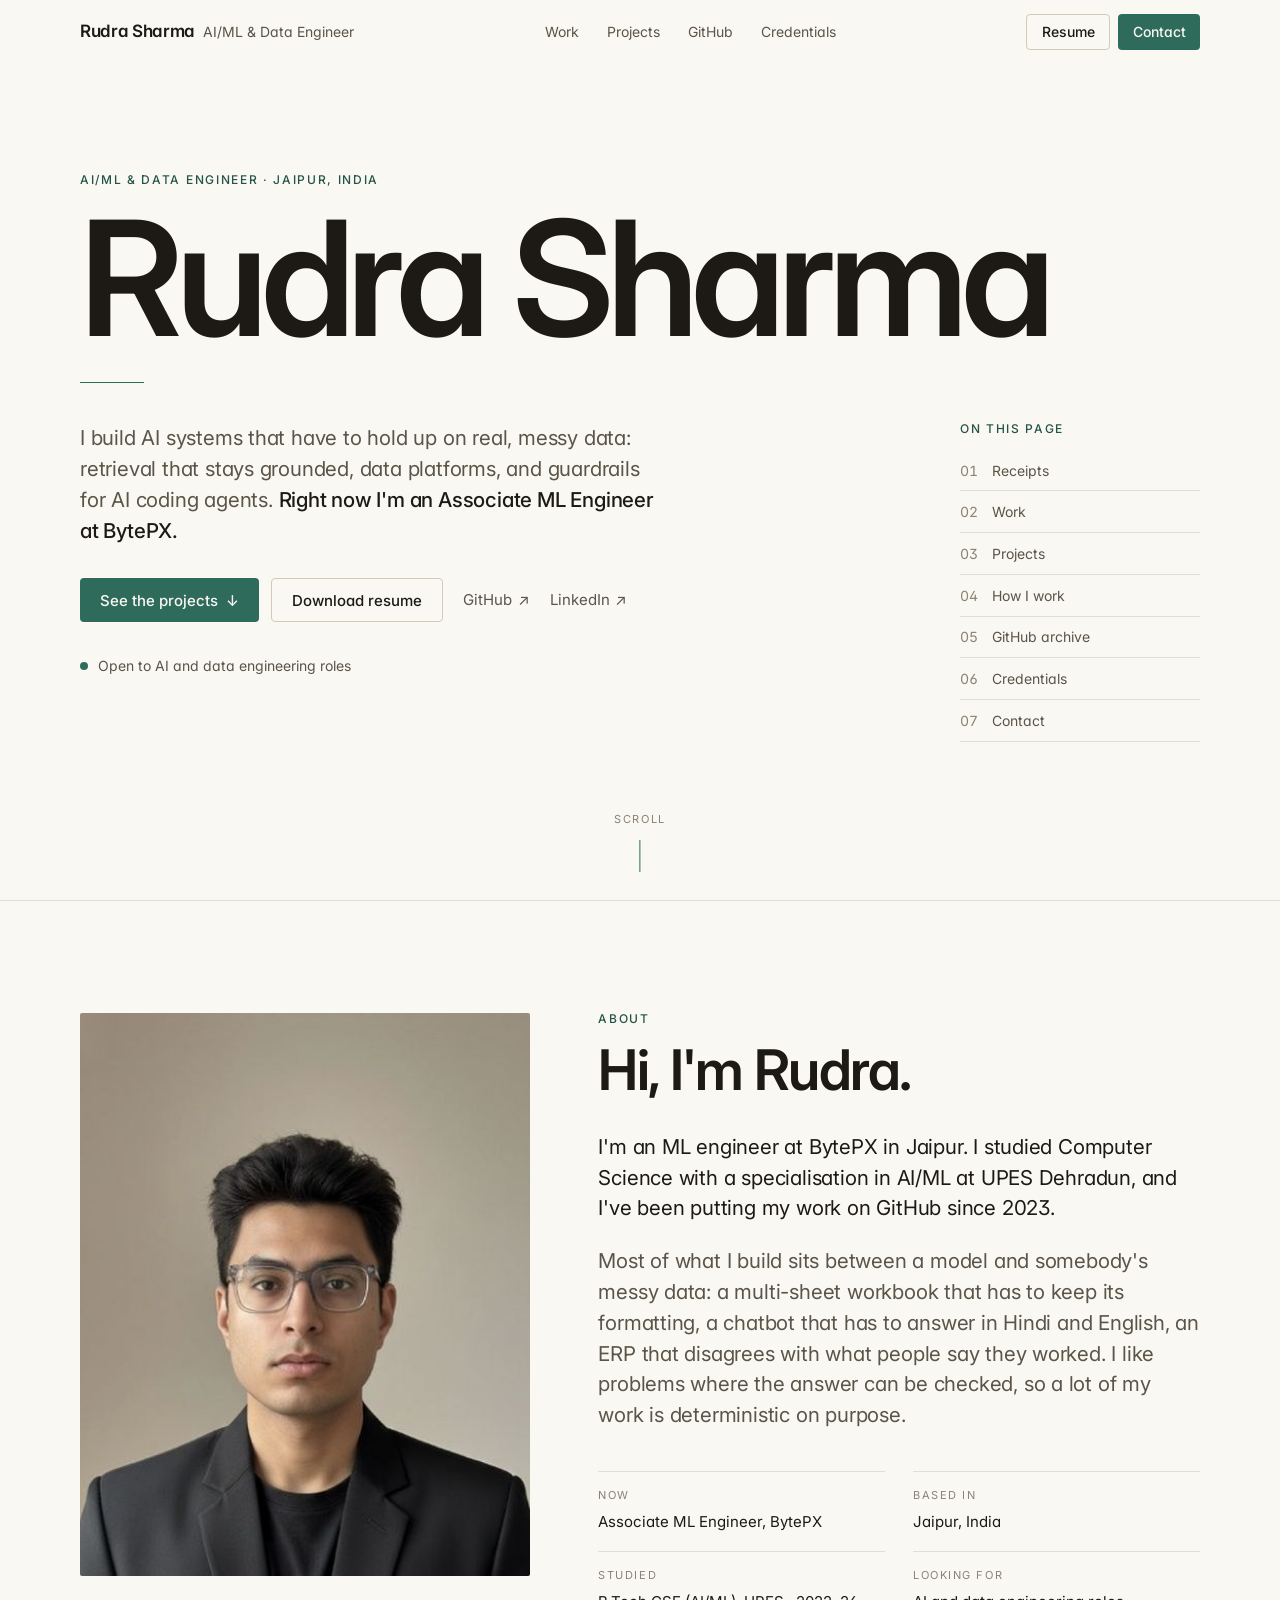
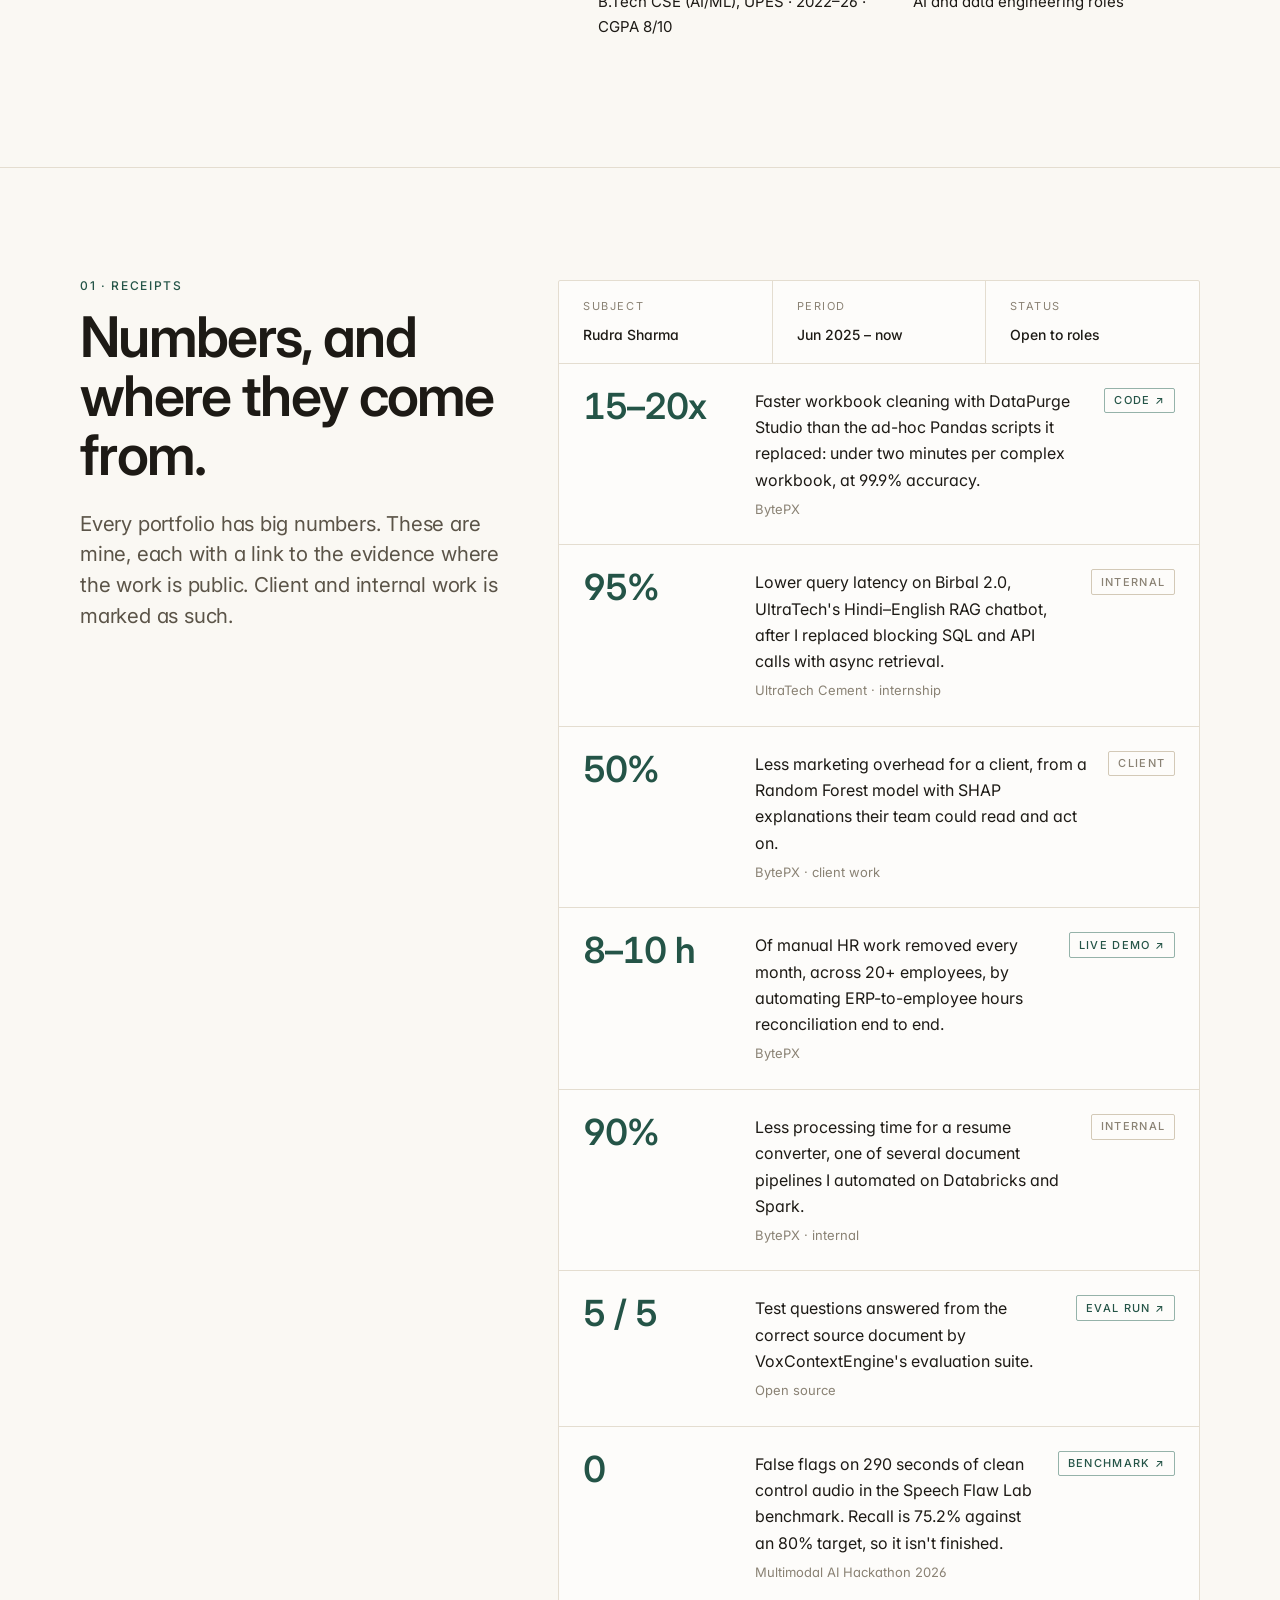
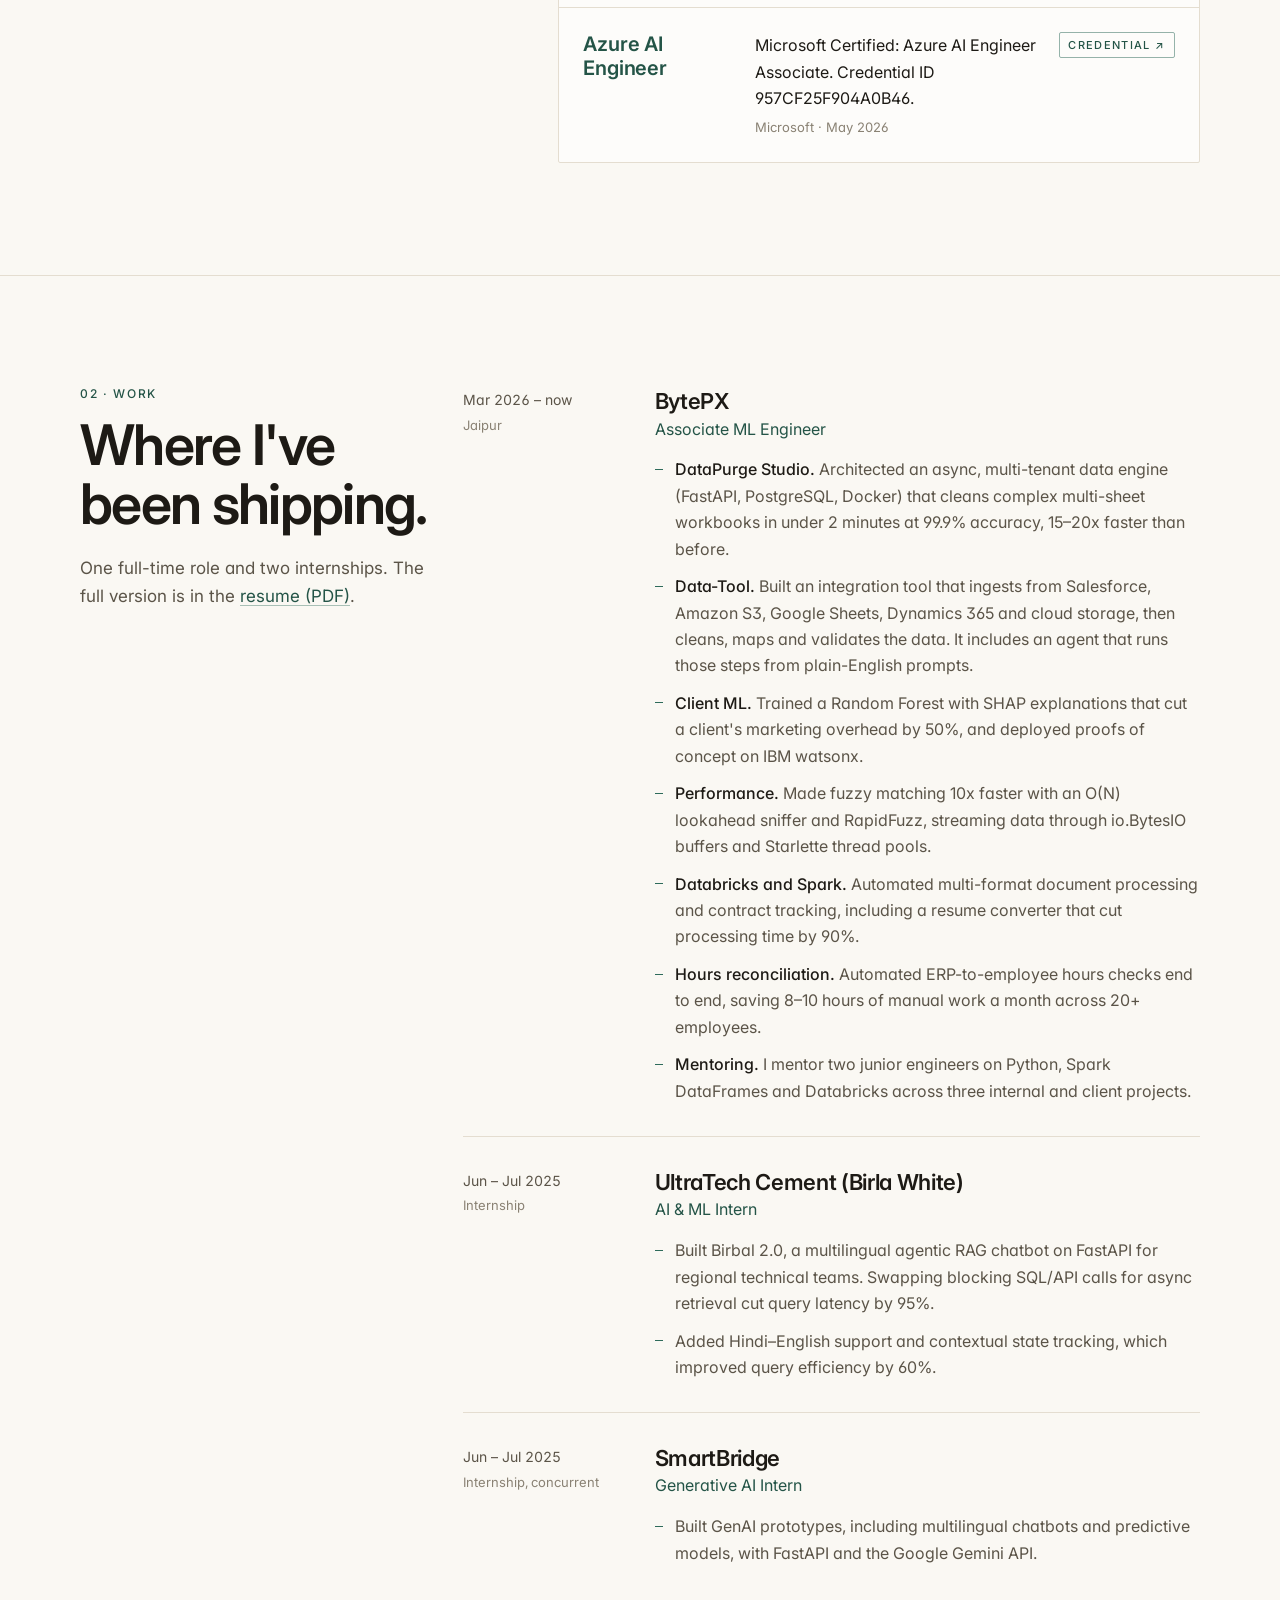
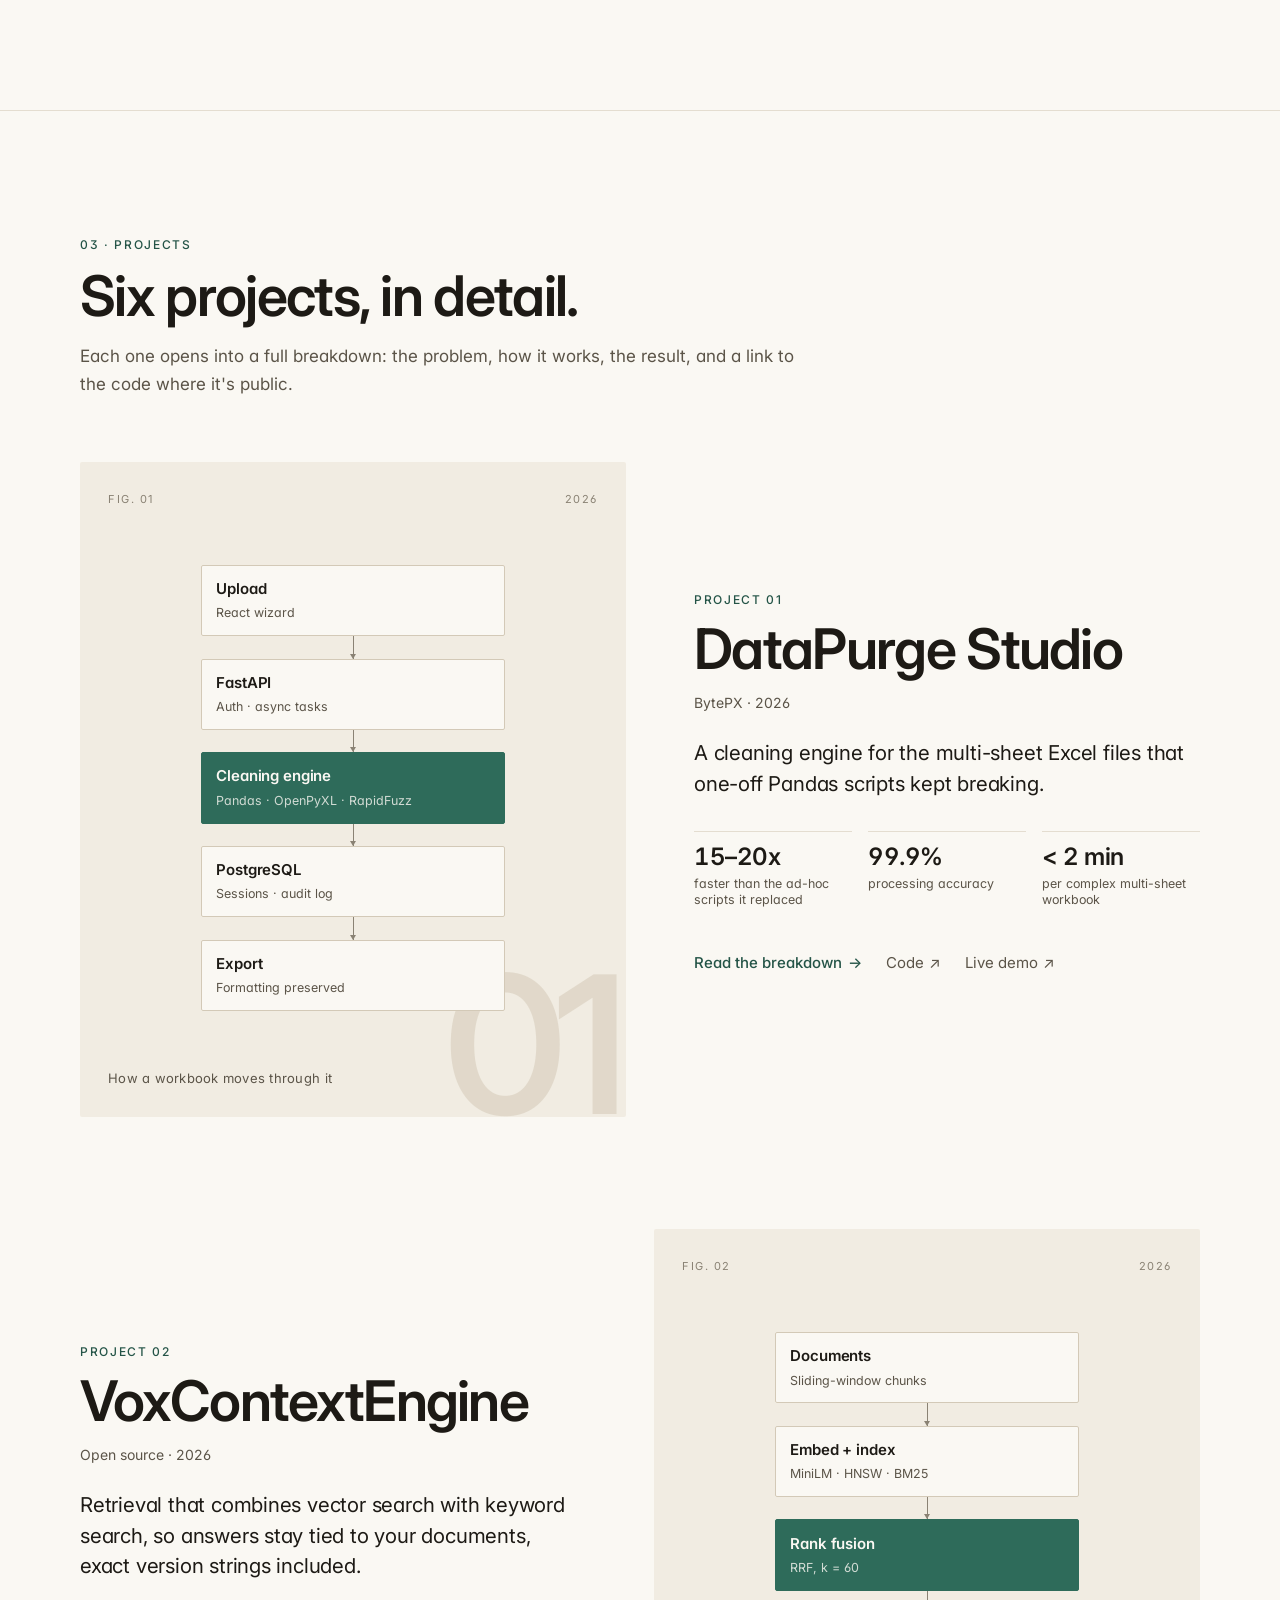
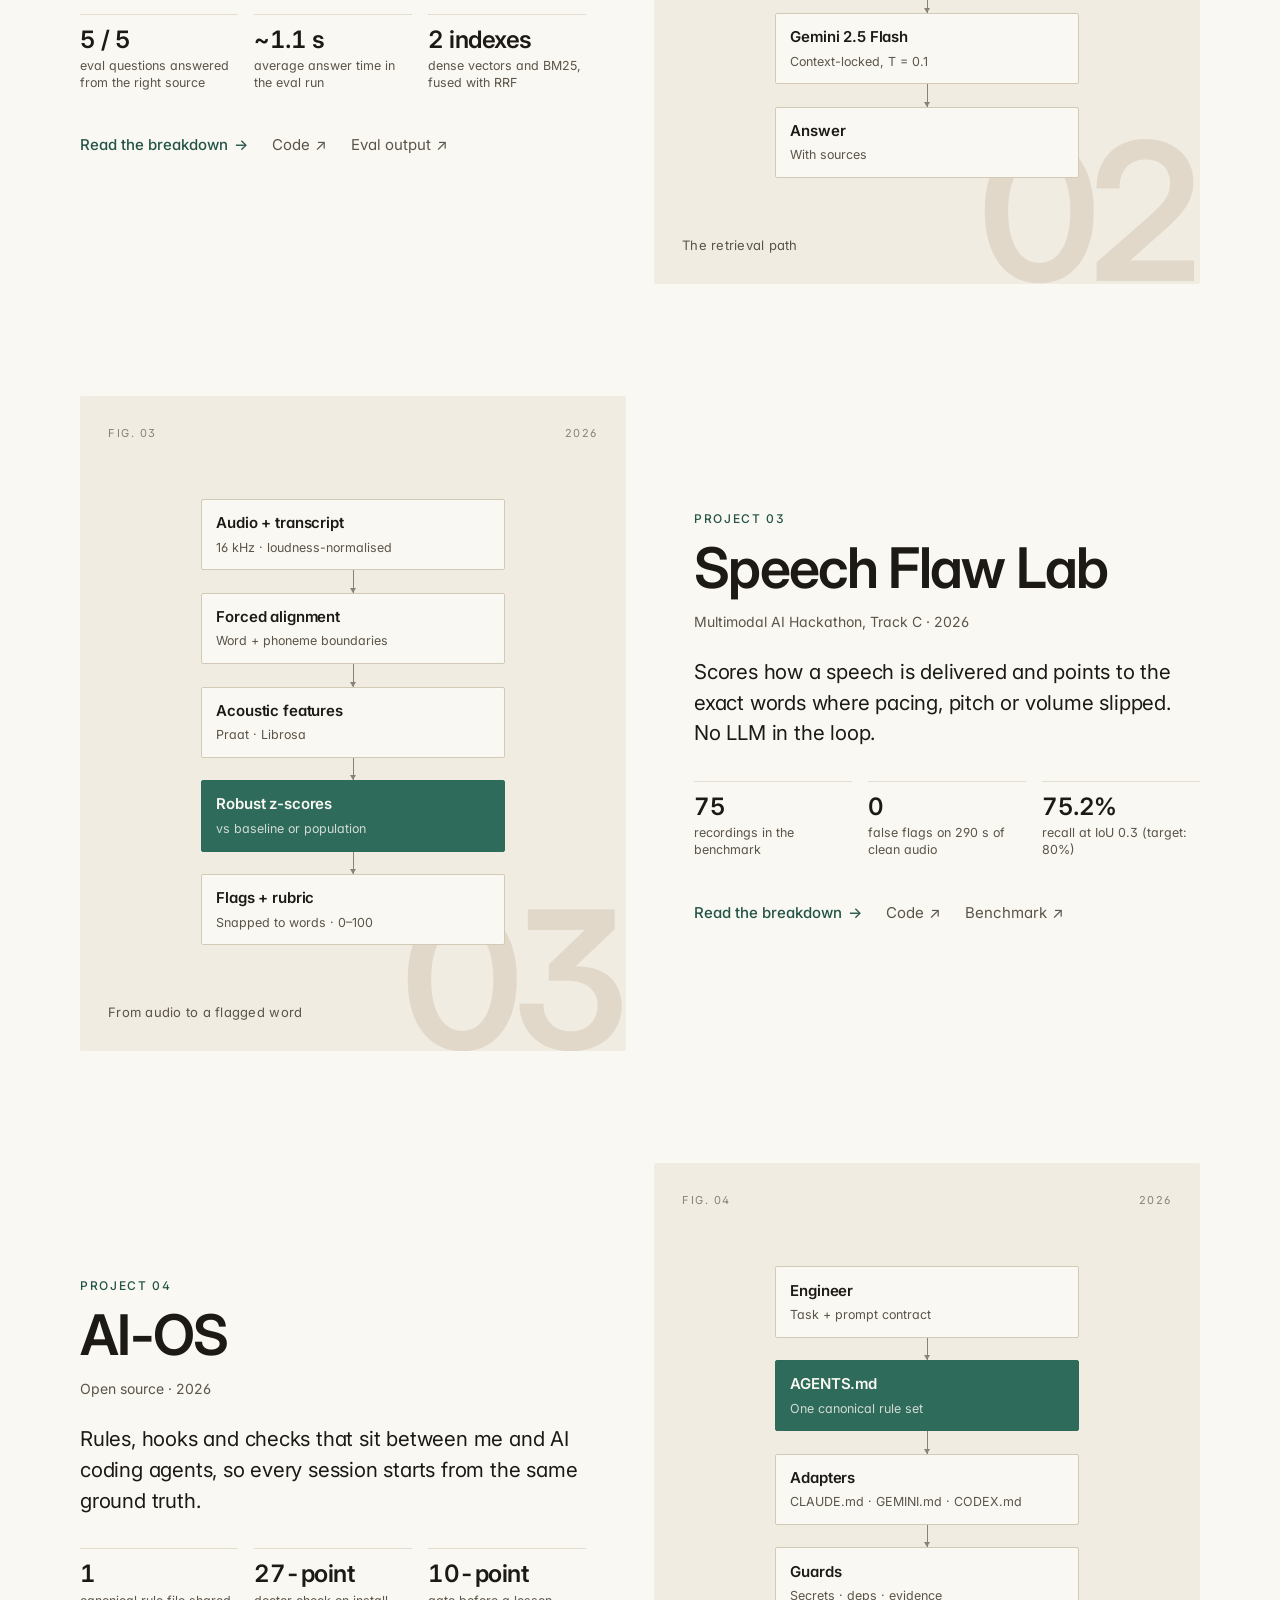
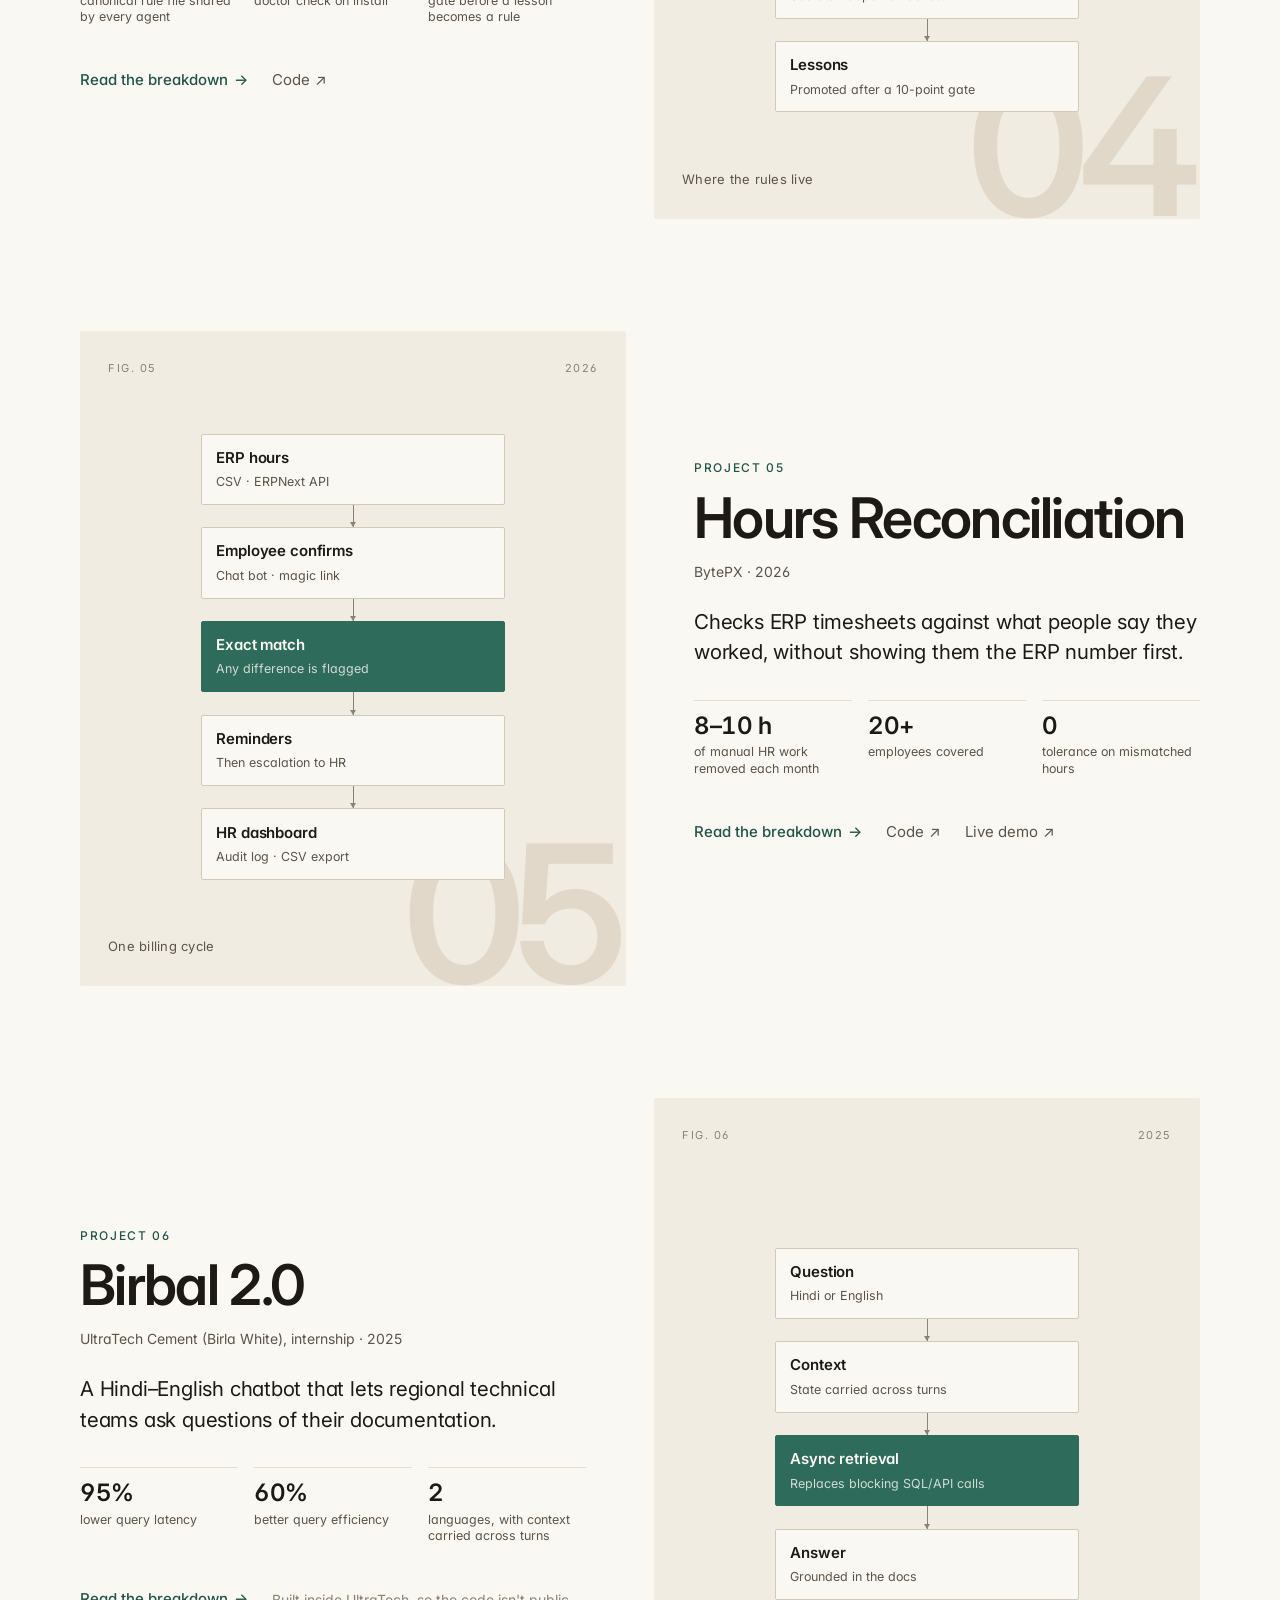
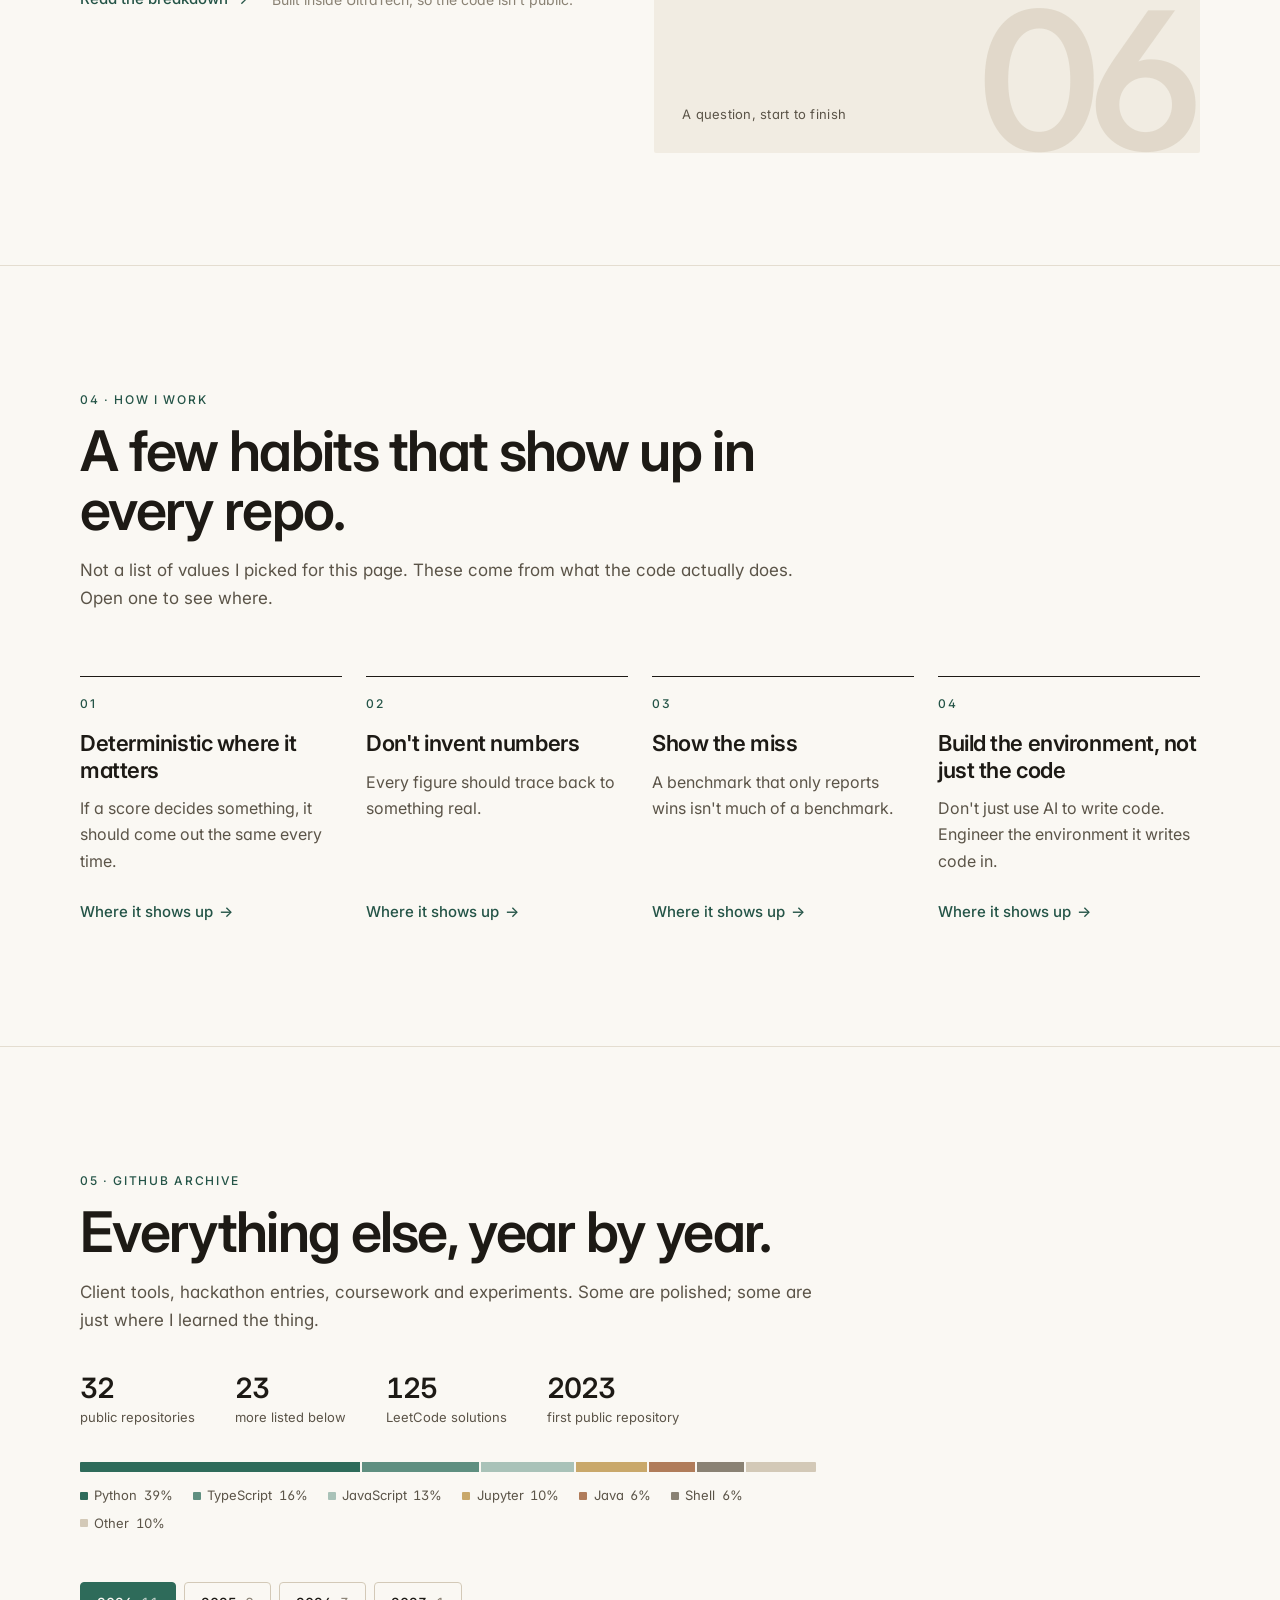
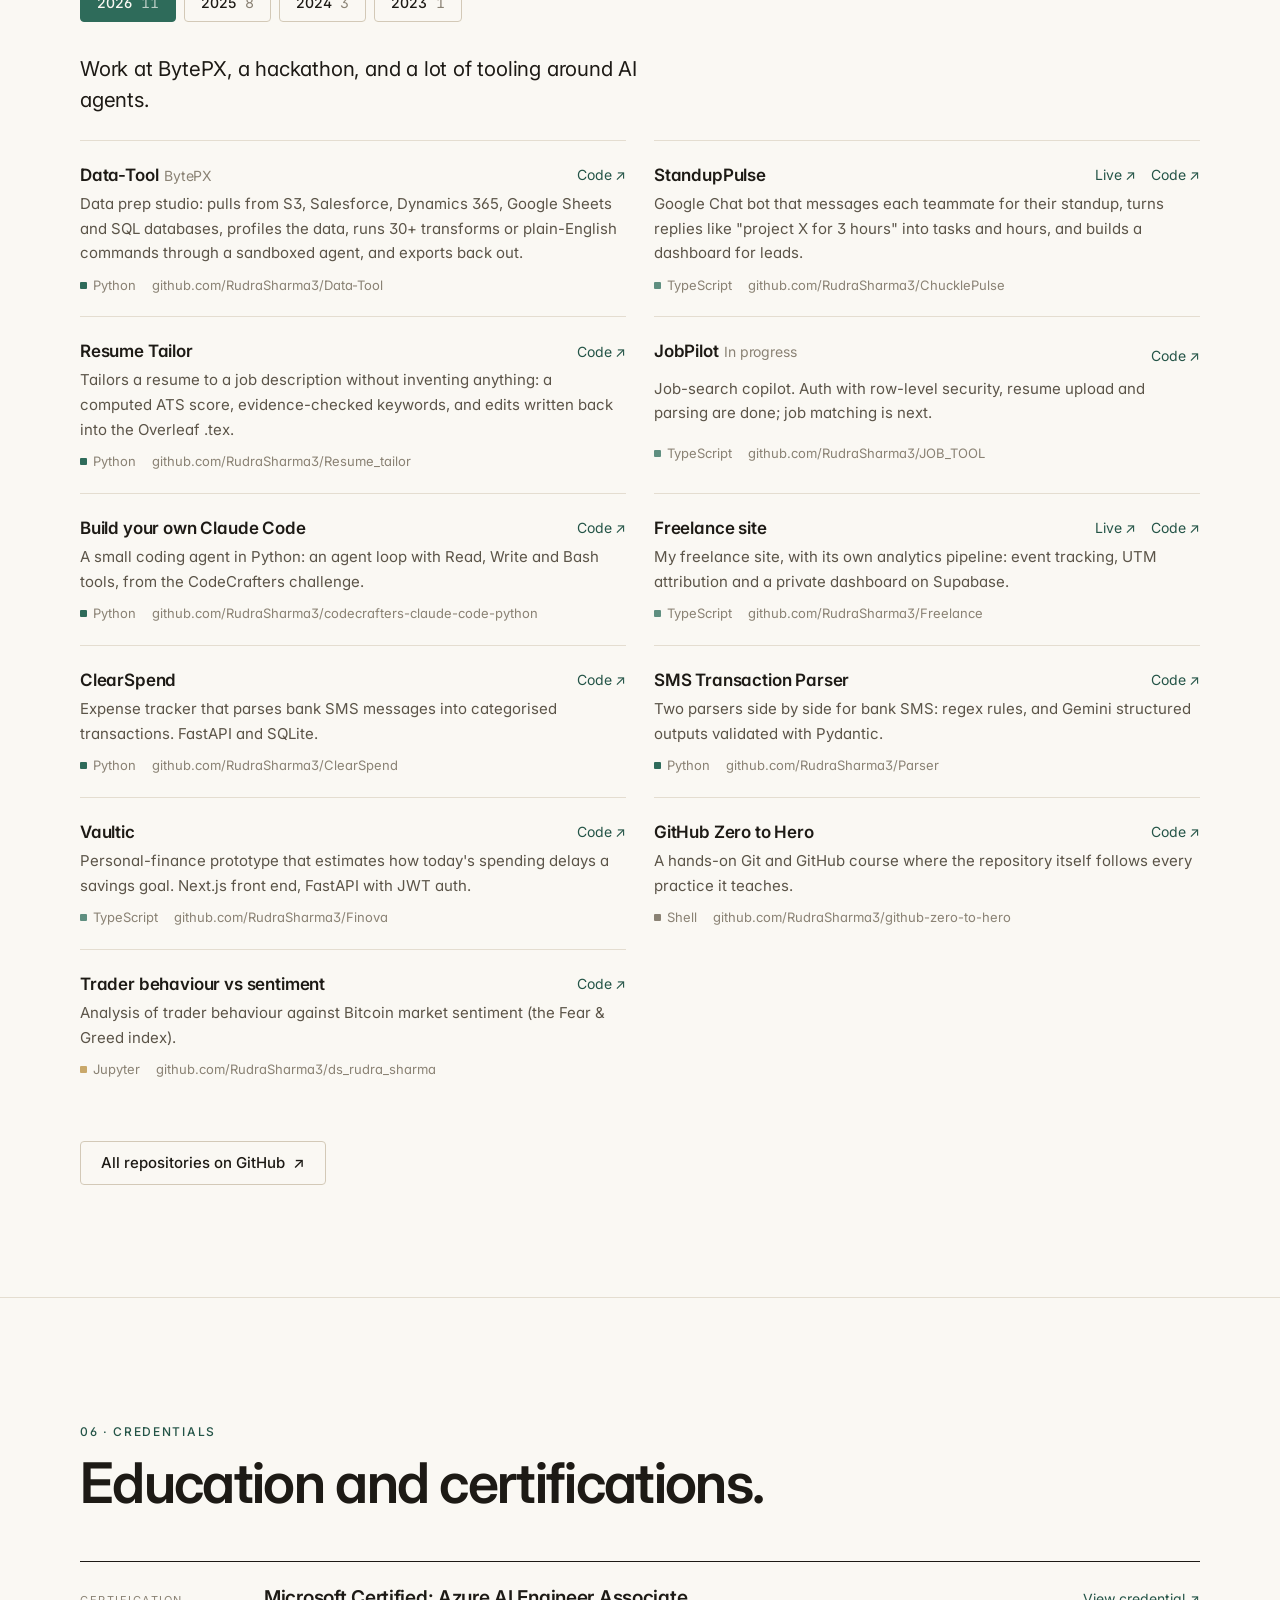
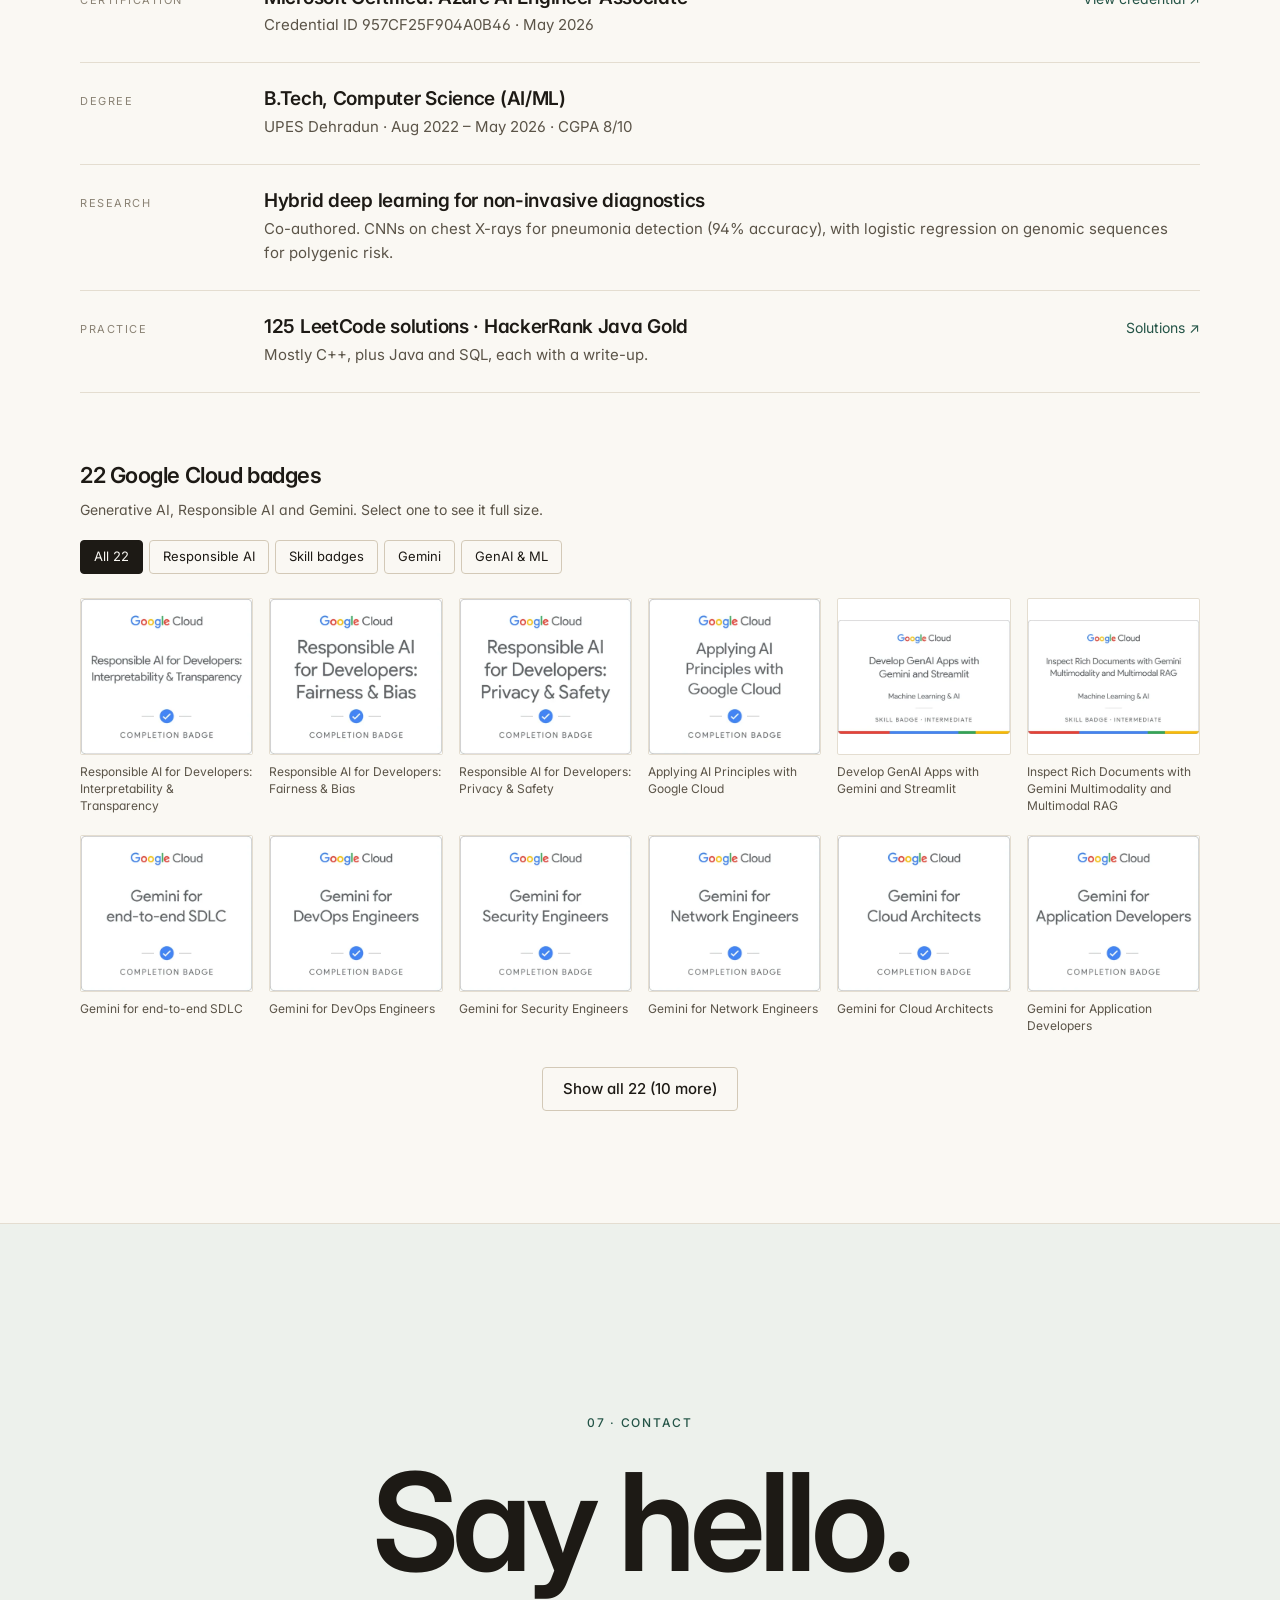
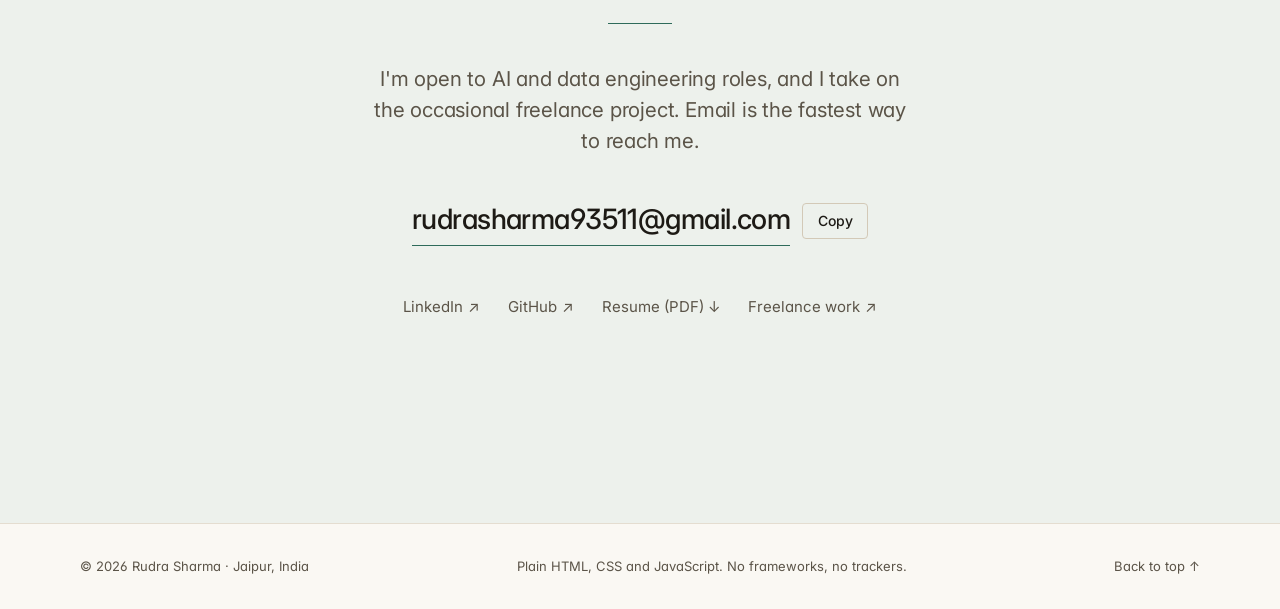
<file: index.html>
<!DOCTYPE html>
<html lang="en">
<head>
<meta charset="UTF-8">
<meta name="viewport" content="width=device-width, initial-scale=1, viewport-fit=cover">
<title>Rudra Sharma · AI/ML & Data Engineer</title>
<meta name="description" content="Rudra Sharma is an AI/ML and data engineer in Jaipur, working as an Associate ML Engineer at BytePX. RAG systems, data platforms and tooling for AI coding agents, with the code to back it up.">
<meta name="theme-color" content="#faf8f3">
<meta name="color-scheme" content="light">
<meta name="author" content="Rudra Sharma">
<link rel="canonical" href="https://rudrasharma3.github.io/Portfolio/">
<link rel="icon" href="data:image/svg+xml,%3Csvg xmlns='http://www.w3.org/2000/svg' viewBox='0 0 64 64'%3E%3Crect width='64' height='64' rx='6' fill='%232e6b5a'/%3E%3Ctext x='32' y='45' font-family='Inter,Arial,sans-serif' font-size='36' font-weight='600' text-anchor='middle' fill='%23faf8f3'%3ER%3C/text%3E%3C/svg%3E">
<meta property="og:type" content="website">
<meta property="og:url" content="https://rudrasharma3.github.io/Portfolio/">
<meta property="og:title" content="Rudra Sharma · AI/ML & Data Engineer">
<meta property="og:description" content="RAG systems, data platforms and tooling for AI coding agents. Associate ML Engineer at BytePX, Jaipur.">
<meta property="og:image" content="https://rudrasharma3.github.io/Portfolio/assets/og-image.png">
<meta name="twitter:card" content="summary_large_image">
<meta name="twitter:title" content="Rudra Sharma · AI/ML & Data Engineer">
<meta name="twitter:description" content="RAG systems, data platforms and tooling for AI coding agents. Associate ML Engineer at BytePX, Jaipur.">
<meta name="twitter:image" content="https://rudrasharma3.github.io/Portfolio/assets/og-image.png">
<script type="application/ld+json">{"@context":"https://schema.org","@type":"Person","name":"Rudra Sharma","jobTitle":"Associate ML Engineer","worksFor":{"@type":"Organization","name":"BytePX"},"alumniOf":{"@type":"CollegeOrUniversity","name":"UPES Dehradun"},"address":{"@type":"PostalAddress","addressLocality":"Jaipur","addressCountry":"IN"},"email":"mailto:rudrasharma93511@gmail.com","url":"https://rudrasharma3.github.io/Portfolio/","sameAs":["https://github.com/RudraSharma3","https://www.linkedin.com/in/rudra-sharma-3508a227b"]}</script>
<script>document.documentElement.classList.add('js')</script>
<link rel="preconnect" href="https://fonts.googleapis.com"><link rel="preconnect" href="https://fonts.gstatic.com" crossorigin>
<link href="https://fonts.googleapis.com/css2?family=Inter:wght@400;500;600&display=swap" rel="stylesheet">
<link rel="stylesheet" href="code/style.css?v=2">
</head>
<body>
<a class="skip" href="#about">Skip to content</a>
<div class="progress" aria-hidden="true"><span id="progress"></span></div>

<header class="nav" id="nav">
  <div class="wrap nav-in">
    <a class="brand" href="#top">Rudra Sharma<small>AI/ML &amp; Data Engineer</small></a>
    <nav class="nav-links" aria-label="Sections">
      <a href="#work">Work</a>
      <a href="#projects">Projects</a>
      <a href="#archive">GitHub</a>
      <a href="#credentials">Credentials</a>
    </nav>
    <div class="nav-end">
      <a class="btn btn-quiet sm" href="assets/Rudra_Sharma_Resume.pdf" target="_blank" rel="noopener">Resume</a>
      <a class="btn btn-primary sm" href="#contact">Contact</a>
      <button class="menu-btn" id="menu-btn" type="button" aria-expanded="false" aria-controls="menu">Menu</button>
    </div>
  </div>
  <nav class="menu" id="menu" aria-label="Sections" hidden>
    <a href="#receipts">Receipts <span>01</span></a>
    <a href="#work">Work <span>02</span></a>
    <a href="#projects">Projects <span>03</span></a>
    <a href="#how">How I work <span>04</span></a>
    <a href="#archive">GitHub archive <span>05</span></a>
    <a href="#credentials">Credentials <span>06</span></a>
    <a href="#contact">Contact <span>07</span></a>
    <a href="assets/Rudra_Sharma_Resume.pdf" target="_blank" rel="noopener">Resume (PDF) <span>↗</span></a>
  </nav>
</header>

<main>

<!-- 1 · Opening -->
<section class="opening" id="top">
  <div class="wrap">
    <p class="eyebrow" data-rise style="--d:.3s">AI/ML &amp; Data Engineer · Jaipur, India</p>
    <h1 class="t-display" data-rise style="--d:.5s">Rudra Sharma</h1>
    <div class="rule" data-draw style="--d:1s"></div>
    <div class="opening-grid">
      <div>
        <p class="t-lead" data-rise style="--d:1.2s">I build AI systems that have to hold up on real, messy data: retrieval that stays grounded, data platforms, and guardrails for AI coding agents. <strong>Right now I'm an Associate ML Engineer at BytePX.</strong></p>
        <div class="actions" data-rise style="--d:1.45s">
          <a class="btn btn-primary" href="#projects">See the projects <span class="arrow" aria-hidden="true">↓</span></a>
          <a class="btn btn-quiet" href="assets/Rudra_Sharma_Resume.pdf" download>Download resume</a>
          <span class="exts">
            <a class="ext" href="https://github.com/RudraSharma3" target="_blank" rel="noopener">GitHub <span class="arrow" aria-hidden="true">↗</span></a>
            <a class="ext" href="https://www.linkedin.com/in/rudra-sharma-3508a227b" target="_blank" rel="noopener">LinkedIn <span class="arrow" aria-hidden="true">↗</span></a>
          </span>
        </div>
        <p class="status" data-rise style="--d:1.7s"><i aria-hidden="true"></i>Open to AI and data engineering roles</p>
      </div>
      <nav class="contents" aria-label="On this page" data-rise style="--d:1.6s">
        <p class="eyebrow">On this page</p>
        <a href="#receipts"><span>01</span>Receipts</a>
        <a href="#work"><span>02</span>Work</a>
        <a href="#projects"><span>03</span>Projects</a>
        <a href="#how"><span>04</span>How I work</a>
        <a href="#archive"><span>05</span>GitHub archive</a>
        <a href="#credentials"><span>06</span>Credentials</a>
        <a href="#contact"><span>07</span>Contact</a>
      </nav>
    </div>
  </div>
  <div class="cue" id="cue" aria-hidden="true" data-rise style="--d:2.2s">Scroll<span></span></div>
</section>

<!-- 2 · About -->
<section class="section" id="about">
  <div class="wrap grid">
    <figure class="c-5 portrait" data-reveal>
      <img src="assets/portrait.jpg" alt="Rudra Sharma" width="480" height="548" loading="lazy" decoding="async">
    </figure>
    <div class="c-7 about-text">
      <div data-reveal>
        <p class="eyebrow">About</p>
        <h2 class="t-h1">Hi, I'm Rudra.</h2>
      </div>
      <div class="prose t-lead" data-reveal style="--d:.08s">
        <p>I'm an ML engineer at BytePX in Jaipur. I studied Computer Science with a specialisation in AI/ML at UPES Dehradun, and I've been putting my work on GitHub since 2023.</p>
        <p class="t-soft">Most of what I build sits between a model and somebody's messy data: a multi-sheet workbook that has to keep its formatting, a chatbot that has to answer in Hindi and English, an ERP that disagrees with what people say they worked. I like problems where the answer can be checked, so a lot of my work is deterministic on purpose.</p>
      </div>
      <dl class="facts" data-reveal style="--d:.14s">
        <div><dt>Now</dt><dd>Associate ML Engineer, BytePX</dd></div>
        <div><dt>Based in</dt><dd>Jaipur, India</dd></div>
        <div><dt>Studied</dt><dd>B.Tech CSE (AI/ML), UPES · 2022–26 · CGPA 8/10</dd></div>
        <div><dt>Looking for</dt><dd>AI and data engineering roles</dd></div>
      </dl>
    </div>
  </div>
</section>

<!-- 3 · Receipts: sticky intro left, claims scroll past on the right -->
<section class="section" id="receipts">
  <div class="wrap grid">
    <div class="c-5">
      <div class="sticky" data-reveal>
        <p class="eyebrow">01 · Receipts</p>
        <h2 class="t-h1" style="margin-top:1rem">Numbers, and where they come from.</h2>
        <p class="t-lead t-soft" style="margin-top:1.5rem;max-width:30rem">Every portfolio has big numbers. These are mine, each with a link to the evidence where the work is public. Client and internal work is marked as such.</p>
      </div>
    </div>
    <div class="c-7">
      <article class="doc" data-reveal aria-label="Claims and their sources">
        <header>
          <div><p>Subject</p><p>Rudra Sharma</p></div>
          <div><p>Period</p><p>Jun 2025 – now</p></div>
          <div><p>Status</p><p>Open to roles</p></div>
        </header>
        <ol>
          <li class="receipt" data-reveal>
            <span class="fig">15–20x</span>
            <p>Faster workbook cleaning with DataPurge Studio than the ad-hoc Pandas scripts it replaced: under two minutes per complex workbook, at 99.9% accuracy.<small>BytePX</small></p>
            <a class="stamp" href="https://github.com/RudraSharma3/datapurge-studio" target="_blank" rel="noopener" style="--sd:.55s">Code ↗</a>
          </li>
          <li class="receipt" data-reveal>
            <span class="fig">95%</span>
            <p>Lower query latency on Birbal 2.0, UltraTech's Hindi–English RAG chatbot, after I replaced blocking SQL and API calls with async retrieval.<small>UltraTech Cement · internship</small></p>
            <span class="stamp muted" style="--sd:.6s">Internal</span>
          </li>
          <li class="receipt" data-reveal>
            <span class="fig">50%</span>
            <p>Less marketing overhead for a client, from a Random Forest model with SHAP explanations their team could read and act on.<small>BytePX · client work</small></p>
            <span class="stamp muted" style="--sd:.65s">Client</span>
          </li>
          <li class="receipt" data-reveal>
            <span class="fig">8–10 h</span>
            <p>Of manual HR work removed every month, across 20+ employees, by automating ERP-to-employee hours reconciliation end to end.<small>BytePX</small></p>
            <a class="stamp" href="https://hr-hours-reconciliation.vercel.app" target="_blank" rel="noopener" style="--sd:.55s">Live demo ↗</a>
          </li>
          <li class="receipt" data-reveal>
            <span class="fig">90%</span>
            <p>Less processing time for a resume converter, one of several document pipelines I automated on Databricks and Spark.<small>BytePX · internal</small></p>
            <span class="stamp muted" style="--sd:.6s">Internal</span>
          </li>
          <li class="receipt" data-reveal>
            <span class="fig">5 / 5</span>
            <p>Test questions answered from the correct source document by VoxContextEngine's evaluation suite.<small>Open source</small></p>
            <a class="stamp" href="https://github.com/RudraSharma3/vox-context-engine#-evaluation--verification-benchmarks" target="_blank" rel="noopener" style="--sd:.65s">Eval run ↗</a>
          </li>
          <li class="receipt" data-reveal>
            <span class="fig">0</span>
            <p>False flags on 290 seconds of clean control audio in the Speech Flaw Lab benchmark. Recall is 75.2% against an 80% target, so it isn't finished.<small>Multimodal AI Hackathon 2026</small></p>
            <a class="stamp" href="https://github.com/RudraSharma3/speech-flaw-lab/blob/main/results/benchmark.json" target="_blank" rel="noopener" style="--sd:.55s">Benchmark ↗</a>
          </li>
          <li class="receipt" data-reveal>
            <span class="fig word">Azure AI Engineer</span>
            <p>Microsoft Certified: Azure AI Engineer Associate. Credential ID 957CF25F904A0B46.<small>Microsoft · May 2026</small></p>
            <a class="stamp" href="assets/certificates/microsoft-azure-ai-engineer-associate.pdf" target="_blank" rel="noopener" style="--sd:.6s">Credential ↗</a>
          </li>
        </ol>
      </article>
    </div>
  </div>
</section>

<!-- 4 · Work -->
<section class="section" id="work">
  <div class="wrap grid">
    <div class="c-4">
      <div class="sticky" data-reveal>
        <p class="eyebrow">02 · Work</p>
        <h2 class="t-h1" style="margin-top:1rem">Where I've been shipping.</h2>
        <p class="t-soft" style="margin-top:1.25rem;max-width:22rem">One full-time role and two internships. The full version is in the <a class="link" href="assets/Rudra_Sharma_Resume.pdf" target="_blank" rel="noopener">resume (PDF)</a>.</p>
      </div>
    </div>
    <div class="c-8">
      <article class="job" data-reveal>
        <p class="when">Mar 2026 – now<small>Jaipur</small></p>
        <div>
          <h3>BytePX<span>Associate ML Engineer</span></h3>
          <ul>
            <li><b>DataPurge Studio.</b> Architected an async, multi-tenant data engine (FastAPI, PostgreSQL, Docker) that cleans complex multi-sheet workbooks in under 2 minutes at 99.9% accuracy, 15–20x faster than before.</li>
            <li><b>Data-Tool.</b> Built an integration tool that ingests from Salesforce, Amazon S3, Google Sheets, Dynamics 365 and cloud storage, then cleans, maps and validates the data. It includes an agent that runs those steps from plain-English prompts.</li>
            <li><b>Client ML.</b> Trained a Random Forest with SHAP explanations that cut a client's marketing overhead by 50%, and deployed proofs of concept on IBM watsonx.</li>
            <li><b>Performance.</b> Made fuzzy matching 10x faster with an O(N) lookahead sniffer and RapidFuzz, streaming data through io.BytesIO buffers and Starlette thread pools.</li>
            <li><b>Databricks and Spark.</b> Automated multi-format document processing and contract tracking, including a resume converter that cut processing time by 90%.</li>
            <li><b>Hours reconciliation.</b> Automated ERP-to-employee hours checks end to end, saving 8–10 hours of manual work a month across 20+ employees.</li>
            <li><b>Mentoring.</b> I mentor two junior engineers on Python, Spark DataFrames and Databricks across three internal and client projects.</li>
          </ul>
        </div>
      </article>
      <article class="job" data-reveal>
        <p class="when">Jun – Jul 2025<small>Internship</small></p>
        <div>
          <h3>UltraTech Cement (Birla White)<span>AI &amp; ML Intern</span></h3>
          <ul>
            <li>Built Birbal 2.0, a multilingual agentic RAG chatbot on FastAPI for regional technical teams. Swapping blocking SQL/API calls for async retrieval cut query latency by 95%.</li>
            <li>Added Hindi–English support and contextual state tracking, which improved query efficiency by 60%.</li>
          </ul>
        </div>
      </article>
      <article class="job" data-reveal>
        <p class="when">Jun – Jul 2025<small>Internship, concurrent</small></p>
        <div>
          <h3>SmartBridge<span>Generative AI Intern</span></h3>
          <ul>
            <li>Built GenAI prototypes, including multilingual chatbots and predictive models, with FastAPI and the Google Gemini API.</li>
          </ul>
        </div>
      </article>
    </div>
  </div>
</section>

<!-- 5 · Projects: alternating chapters, each opens a full breakdown -->
<section class="section" id="projects">
  <div class="wrap">
    <div class="section-head" data-reveal>
      <p class="eyebrow">03 · Projects</p>
      <h2 class="t-h1">Six projects, in detail.</h2>
      <p class="t-soft">Each one opens into a full breakdown: the problem, how it works, the result, and a link to the code where it's public.</p>
    </div>
    <ol class="chapters" id="chapters"></ol>
    <noscript>
      <ul style="margin-top:2rem;display:grid;gap:1rem">
        <li><a class="link" href="https://github.com/RudraSharma3/datapurge-studio">DataPurge Studio</a>: async multi-tenant workbook cleaning engine (BytePX).</li>
        <li><a class="link" href="https://github.com/RudraSharma3/vox-context-engine">VoxContextEngine</a>: hybrid dense + BM25 retrieval with grounded answers.</li>
        <li><a class="link" href="https://github.com/RudraSharma3/speech-flaw-lab">Speech Flaw Lab</a>: deterministic speech-delivery scoring with word-level flaw grounding.</li>
        <li><a class="link" href="https://github.com/RudraSharma3/ai-operating-system">AI-OS</a>: an operating layer for AI coding agents.</li>
        <li><a class="link" href="https://github.com/RudraSharma3/Hr_Hours_reconciliation">Hours Reconciliation</a>: ERP timesheet verification through a Google Chat bot.</li>
        <li>Birbal 2.0: Hindi–English RAG chatbot for UltraTech Cement (internal).</li>
      </ul>
    </noscript>
  </div>
</section>

<!-- 6 · How I work -->
<section class="section" id="how">
  <div class="wrap">
    <div class="section-head" data-reveal>
      <p class="eyebrow">04 · How I work</p>
      <h2 class="t-h1">A few habits that show up in every repo.</h2>
      <p class="t-soft">Not a list of values I picked for this page. These come from what the code actually does. Open one to see where.</p>
    </div>
    <ul class="habits" id="habits-list"></ul>
  </div>
</section>

<!-- 7 · GitHub archive, year by year -->
<section class="section" id="archive">
  <div class="wrap">
    <div class="section-head" data-reveal>
      <p class="eyebrow">05 · GitHub archive</p>
      <h2 class="t-h1">Everything else, year by year.</h2>
      <p class="t-soft">Client tools, hackathon entries, coursework and experiments. Some are polished; some are just where I learned the thing.</p>
    </div>
    <div class="gh-stats" data-reveal>
      <div><b>32</b><small>public repositories</small></div>
      <div><b><span id="repo-count">23</span></b><small>more listed below</small></div>
      <div><b>125</b><small>LeetCode solutions</small></div>
      <div><b>2023</b><small>first public repository</small></div>
    </div>
    <div class="langbar" id="langbar"></div>
    <div class="tabs-scroll" data-reveal>
      <div class="tabs" id="tabs" role="tablist" aria-label="Repositories by year"></div>
    </div>
    <p class="year-note t-lead" id="year-note"></p>
    <ul class="repos" id="repos" role="tabpanel" aria-live="polite"></ul>
    <p class="archive-foot" data-reveal><a class="btn btn-quiet" href="https://github.com/RudraSharma3?tab=repositories" target="_blank" rel="noopener">All repositories on GitHub <span class="arrow" aria-hidden="true">↗</span></a></p>
  </div>
</section>

<!-- 8 · Credentials -->
<section class="section" id="credentials">
  <div class="wrap">
    <div class="section-head" data-reveal>
      <p class="eyebrow">06 · Credentials</p>
      <h2 class="t-h1">Education and certifications.</h2>
    </div>
    <ul class="creds">
      <li class="cred" data-reveal>
        <span class="k">Certification</span>
        <div><h3>Microsoft Certified: Azure AI Engineer Associate</h3><p>Credential ID 957CF25F904A0B46 · May 2026</p></div>
        <a class="ext" href="assets/certificates/microsoft-azure-ai-engineer-associate.pdf" target="_blank" rel="noopener">View credential <span class="arrow" aria-hidden="true">↗</span></a>
      </li>
      <li class="cred" data-reveal>
        <span class="k">Degree</span>
        <div><h3>B.Tech, Computer Science (AI/ML)</h3><p>UPES Dehradun · Aug 2022 – May 2026 · CGPA 8/10</p></div>
      </li>
      <li class="cred" data-reveal>
        <span class="k">Research</span>
        <div><h3>Hybrid deep learning for non-invasive diagnostics</h3><p>Co-authored. CNNs on chest X-rays for pneumonia detection (94% accuracy), with logistic regression on genomic sequences for polygenic risk.</p></div>
      </li>
      <li class="cred" data-reveal>
        <span class="k">Practice</span>
        <div><h3>125 LeetCode solutions · HackerRank Java Gold</h3><p>Mostly C++, plus Java and SQL, each with a write-up.</p></div>
        <a class="ext" href="https://github.com/RudraSharma3/LeetCode" target="_blank" rel="noopener">Solutions <span class="arrow" aria-hidden="true">↗</span></a>
      </li>
    </ul>

    <div class="badges-head" data-reveal>
      <div>
        <h3><span id="badge-count">22</span> Google Cloud badges</h3>
        <p class="t-soft t-small" style="margin-top:.35rem">Generative AI, Responsible AI and Gemini. Select one to see it full size.</p>
      </div>
    </div>
    <div class="chips" id="chips" role="group" aria-label="Filter badges" data-reveal></div>
    <ul class="badges" id="badges"></ul>
    <div class="show-more"><button class="btn btn-quiet" id="badges-more" type="button">Show all</button></div>
  </div>
</section>

<!-- 9 · Finale -->
<section class="section finale" id="contact">
  <div class="wrap">
    <p class="eyebrow" data-seq style="--d:.1s">07 · Contact</p>
    <h2 class="t-display" data-seq style="--d:.25s">Say hello.</h2>
    <div class="rule" data-seq style="--d:.9s"></div>
    <p class="t-lead" data-seq style="--d:1.2s">I'm open to AI and data engineering roles, and I take on the occasional freelance project. Email is the fastest way to reach me.</p>
    <div class="mail" data-seq style="--d:1.5s">
      <a href="mailto:rudrasharma93511@gmail.com">rudrasharma93511@gmail.com</a>
      <button class="btn btn-quiet sm" id="copy-email" type="button" data-email="rudrasharma93511@gmail.com">Copy</button>
    </div>
    <div class="elsewhere" data-seq style="--d:1.8s">
      <a href="https://www.linkedin.com/in/rudra-sharma-3508a227b" target="_blank" rel="noopener">LinkedIn <span class="arrow" aria-hidden="true">↗</span></a>
      <a href="https://github.com/RudraSharma3" target="_blank" rel="noopener">GitHub <span class="arrow" aria-hidden="true">↗</span></a>
      <a href="assets/Rudra_Sharma_Resume.pdf" download>Resume (PDF) <span class="arrow" aria-hidden="true">↓</span></a>
      <a href="https://freelance-kappa-orpin.vercel.app" target="_blank" rel="noopener">Freelance work <span class="arrow" aria-hidden="true">↗</span></a>
    </div>
  </div>
</section>

</main>

<footer>
  <div class="wrap">
    <span>© 2026 Rudra Sharma · Jaipur, India</span>
    <span>Plain HTML, CSS and JavaScript. No frameworks, no trackers.</span>
    <a href="#top">Back to top ↑</a>
  </div>
</footer>

<div class="sheet" id="sheet" hidden>
  <div class="sheet-backdrop" data-close></div>
  <div class="sheet-panel" role="dialog" aria-modal="true" aria-label="Details">
    <button class="btn btn-quiet sm sheet-close" type="button" data-close>Close</button>
    <div id="sheet-body"></div>
  </div>
</div>

<script src="code/data.js?v=2" defer></script>
<script src="code/script.js?v=2" defer></script>
</body>
</html>
</file>
<file: code/style.css>
/* ==========================================================================
   Rudra Sharma, portfolio
   Light only. Warm paper, one deep-green accent, Inter, sharp corners.
   Motion: fade + small rise on scroll, played once.
   ========================================================================== */

:root {
  --paper: #faf8f3;   /* page, ~70% */
  --sand: #f1ece2;    /* surfaces, ~20% */
  --line: #e4ddd0;    /* hairlines */
  --line-2: #d3c9b7;  /* stronger hairlines, hover */
  --mist: #e2ece6;    /* soft green wash */
  --accent: #2e6b5a;  /* fills, large type (5.9:1 on paper) */
  --accent-ink: #245447; /* accent as text (8:1) */
  --ink: #1d1a15;     /* headings and body */
  --ink-2: #5b5448;   /* secondary text (7:1) */
  --ink-3: #8a8274;   /* decoration and large labels only */
  --ease: cubic-bezier(.22, 1, .36, 1);
  --wrap: 75rem;
  --gutter: 1.25rem;
  --section: clamp(4.5rem, 9vw, 7rem);
  --nav-h: 64px;
  color-scheme: light;
}
@media (min-width: 768px) { :root { --gutter: 2.5rem; } }

*, *::before, *::after { box-sizing: border-box; }
* { margin: 0; padding: 0; }

html {
  -webkit-text-size-adjust: 100%;
  scroll-behavior: smooth;
  scroll-padding-top: calc(var(--nav-h) + 12px);
}
body {
  background: var(--paper);
  color: var(--ink);
  font: 400 1.0625rem/1.65 Inter, "SF Pro Text", system-ui, -apple-system, "Segoe UI", sans-serif;
  font-feature-settings: "ss01", "cv11";
  -webkit-font-smoothing: antialiased;
  text-rendering: optimizeLegibility;
  overflow-x: hidden;
}
img { display: block; max-width: 100%; height: auto; }
a { color: inherit; text-decoration: none; }
button { font: inherit; color: inherit; background: none; border: 0; cursor: pointer; }
ul, ol { list-style: none; }
::selection { background: var(--mist); color: var(--ink); }
:focus-visible { outline: 2px solid var(--accent-ink); outline-offset: 3px; }

.wrap { width: 100%; max-width: var(--wrap); margin: 0 auto; padding: 0 var(--gutter); }
.sr-only { position: absolute; width: 1px; height: 1px; overflow: hidden; clip: rect(0 0 0 0); white-space: nowrap; }
.skip { position: absolute; left: 12px; top: -60px; z-index: 100; background: var(--ink); color: var(--paper); padding: 10px 16px; border-radius: 2px; font-size: .875rem; }
.skip:focus { top: 12px; }

/* ---------- type ---------- */
.eyebrow { font-size: .75rem; line-height: 1; letter-spacing: .14em; font-weight: 500; text-transform: uppercase; color: var(--accent-ink); }
.t-display { font-size: clamp(3.5rem, 12.5vw, 10rem); line-height: .9; letter-spacing: -.045em; font-weight: 600; }
.t-h1 { font-size: clamp(2.25rem, 4.5vw, 3.5rem); line-height: 1.05; letter-spacing: -.03em; font-weight: 600; }
.t-h2 { font-size: clamp(1.5rem, 2.6vw, 2.25rem); line-height: 1.12; letter-spacing: -.02em; font-weight: 500; }
.t-lead { font-size: clamp(1.125rem, 1.6vw, 1.375rem); line-height: 1.5; letter-spacing: -.01em; }
.t-small { font-size: .875rem; line-height: 1.5; }
.t-soft { color: var(--ink-2); }
.num { font-variant-numeric: tabular-nums; }
.prose { max-width: 38rem; }
.prose p + p { margin-top: 1.1em; }
.link { color: var(--accent-ink); text-decoration: underline; text-decoration-color: color-mix(in srgb, var(--accent) 40%, transparent); text-underline-offset: 3px; transition: text-decoration-color .22s var(--ease); }
.link:hover { text-decoration-color: currentColor; }

/* ---------- buttons ---------- */
.btn {
  display: inline-flex; align-items: center; gap: .5rem; min-height: 44px; padding: 0 1.25rem;
  border-radius: 4px; font-size: .9375rem; font-weight: 500; line-height: 1; white-space: nowrap;
  transition: background-color .22s var(--ease), border-color .22s var(--ease), color .22s var(--ease), transform .16s var(--ease);
}
.btn:active { transform: scale(.98); }
.btn-primary { background: var(--accent); color: var(--paper); }
.btn-primary:hover { background: var(--accent-ink); }
.btn-quiet { border: 1px solid var(--line-2); color: var(--ink); }
.btn-quiet:hover { border-color: var(--accent); color: var(--accent-ink); }
.btn.sm { min-height: 36px; padding: 0 .9rem; font-size: .875rem; }
.arrow { display: inline-block; transition: transform .22s var(--ease); }
a:hover > .arrow, button:hover > .arrow, .chapter:hover .more .arrow { transform: translateX(4px); }
.ext:hover > .arrow { transform: translate(2px, -2px); }

/* ---------- top bar ---------- */
.progress { position: fixed; inset: 0 0 auto; height: 2px; z-index: 60; pointer-events: none; }
.progress span { display: block; height: 100%; background: var(--accent); transform-origin: 0 50%; transform: scaleX(0); }

.nav {
  position: fixed; inset: 0 0 auto; z-index: 50; height: var(--nav-h);
  background: color-mix(in srgb, var(--paper) 88%, transparent);
  -webkit-backdrop-filter: saturate(1.2) blur(10px); backdrop-filter: saturate(1.2) blur(10px);
  border-bottom: 1px solid transparent;
  transition: transform .4s var(--ease), border-color .3s var(--ease);
}
.nav.is-scrolled { border-bottom-color: var(--line); }
.nav.is-hidden { transform: translateY(-100%); }
.nav-in { height: 100%; display: flex; align-items: center; justify-content: space-between; gap: 1.5rem; }
.brand { font-weight: 600; letter-spacing: -.02em; font-size: 1.0625rem; white-space: nowrap; }
.brand small { font-weight: 400; color: var(--ink-2); margin-left: .5rem; font-size: .875rem; letter-spacing: 0; }
.nav-links { display: none; gap: 1.75rem; font-size: .875rem; color: var(--ink-2); }
.nav-links a { position: relative; padding: .25rem 0; transition: color .22s var(--ease); }
.nav-links a::after { content: ""; position: absolute; left: 0; right: 0; bottom: -2px; height: 1px; background: var(--accent); transform: scaleX(0); transform-origin: 0 50%; transition: transform .35s var(--ease); }
.nav-links a:hover, .nav-links a.is-active { color: var(--ink); }
.nav-links a.is-active::after { transform: scaleX(1); }
.nav-end { display: flex; align-items: center; gap: .5rem; }
.menu-btn { display: inline-flex; align-items: center; min-height: 36px; padding: 0 .75rem; border: 1px solid var(--line-2); border-radius: 4px; font-size: .875rem; }
.menu { position: absolute; top: 100%; left: 0; right: 0; background: var(--paper); border-bottom: 1px solid var(--line); padding: .5rem var(--gutter) 1.25rem; }
.menu a { display: flex; justify-content: space-between; padding: .9rem 0; border-bottom: 1px solid var(--line); font-size: 1.0625rem; }
.menu a span { color: var(--ink-3); font-size: .875rem; }
@media (min-width: 900px) {
  .nav-links { display: flex; }
  .menu-btn, .menu { display: none !important; }
}
@media (max-width: 480px) { .brand small { display: none; } }
@media (max-width: 899px) { .nav-end .btn-quiet { display: none; } }

/* ---------- sections ---------- */
.section { padding: var(--section) 0; border-top: 1px solid var(--line); position: relative; }
.grid { display: grid; gap: 3rem; }
@media (min-width: 900px) {
  .grid { grid-template-columns: repeat(12, minmax(0, 1fr)); gap: 1.75rem; }
  .c-4 { grid-column: span 4; } .c-5 { grid-column: span 5; } .c-6 { grid-column: span 6; }
  .c-7 { grid-column: span 7; } .c-8 { grid-column: span 8; }
  .sticky { position: sticky; top: calc(var(--nav-h) + 2rem); }
}
.section-head { max-width: 46rem; }
.section-head .t-h1 { margin-top: 1rem; }
.section-head p { margin-top: 1rem; }

/* ---------- 1. opening ---------- */
.opening { min-height: 100vh; min-height: 100svh; display: flex; flex-direction: column; justify-content: center; position: relative; padding: calc(var(--nav-h) + 3rem) 0 6rem; }
.opening .t-display { margin-top: 1.25rem; }
.rule { height: 1px; width: 4rem; background: var(--accent); transform-origin: 0 50%; }
.opening .rule { margin-top: 2rem; }
.opening-grid { display: grid; gap: 2.5rem; margin-top: 2.5rem; align-items: start; }
@media (min-width: 900px) { .opening-grid { grid-template-columns: minmax(0, 1fr) 15rem; gap: 4rem; } }
.opening .t-lead { max-width: 36rem; color: var(--ink-2); }
.opening .t-lead strong { color: var(--ink); font-weight: 500; }
.actions { display: flex; flex-wrap: wrap; align-items: center; gap: .75rem; margin-top: 2rem; }
.actions .exts { display: inline-flex; gap: .25rem; }
.actions .ext { font-size: .9375rem; color: var(--ink-2); padding: 0 .5rem; min-height: 44px; display: inline-flex; align-items: center; gap: .35rem; transition: color .22s var(--ease); }
.actions .ext:hover { color: var(--accent-ink); }
.status { display: inline-flex; align-items: center; gap: .6rem; margin-top: 2rem; font-size: .875rem; color: var(--ink-2); }
.status i { width: 8px; height: 8px; border-radius: 50%; background: var(--accent); position: relative; }
.status i::after { content: ""; position: absolute; inset: -4px; border-radius: 50%; border: 1px solid var(--accent); opacity: 0; animation: ping 2.4s var(--ease) infinite 2.4s; }
@keyframes ping { 0% { transform: scale(.6); opacity: .8; } 80%, 100% { transform: scale(1.6); opacity: 0; } }
.contents { display: none; border-top: 1px solid var(--line); }
.contents a { display: grid; grid-template-columns: 2rem 1fr; padding: .55rem 0; border-bottom: 1px solid var(--line); font-size: .875rem; color: var(--ink-2); transition: color .22s var(--ease), padding-left .3s var(--ease); }
.contents a span { color: var(--ink-3); font-variant-numeric: tabular-nums; }
.contents a:hover { color: var(--ink); padding-left: .35rem; }
.contents p { margin-bottom: .9rem; }
@media (min-width: 900px) { .contents { display: block; border-top: 0; } }
.cue { position: absolute; left: 50%; bottom: 1.75rem; transform: translateX(-50%); display: flex; flex-direction: column; align-items: center; gap: .75rem; font-size: .6875rem; letter-spacing: .14em; text-transform: uppercase; color: var(--ink-3); transition: opacity .6s var(--ease); }
.cue span { display: block; width: 1px; height: 2rem; background: var(--accent); transform-origin: 50% 0; animation: cue 2.2s ease-in-out infinite; }
.cue.is-gone { opacity: 0; }
@keyframes cue {
  0% { transform: scaleY(0); transform-origin: 50% 0; }
  50% { transform: scaleY(1); transform-origin: 50% 0; }
  50.1% { transform: scaleY(1); transform-origin: 50% 100%; }
  100% { transform: scaleY(0); transform-origin: 50% 100%; }
}

/* opening sequence: plays once on load */
.js [data-rise] { animation: rise .9s var(--ease) both; animation-delay: var(--d, 0s); }
.js .rule[data-draw] { animation: draw 1s var(--ease) both; animation-delay: var(--d, 0s); }
@keyframes rise { from { opacity: 0; transform: translateY(14px); } }
@keyframes draw { from { transform: scaleX(0); } }

/* ---------- 2. about ---------- */
.portrait { position: relative; background: var(--sand); aspect-ratio: 4 / 5; overflow: hidden; border-radius: 2px; }
.portrait img { width: 100%; height: 100%; object-fit: cover; object-position: 50% 30%; }
.portrait figcaption { position: absolute; left: 0; right: 0; bottom: 0; padding: .75rem 1rem; font-size: .75rem; letter-spacing: .04em; color: var(--ink-2); background: linear-gradient(transparent, color-mix(in srgb, var(--paper) 85%, transparent)); }
@media (max-width: 899px) { .portrait { max-width: 22rem; } }
.about-text { display: flex; flex-direction: column; }
@media (min-width: 900px) { .about-text { padding-left: 2.5rem; } }
.about-text .t-h1 { margin: 1rem 0 2rem; }
.facts { display: grid; grid-template-columns: repeat(2, minmax(0, 1fr)); gap: 0 1.75rem; margin-top: 2.5rem; }
.facts div { border-top: 1px solid var(--line); padding: .9rem 0 1rem; font-size: .9375rem; }
.facts dt { font-size: .6875rem; letter-spacing: .14em; text-transform: uppercase; color: var(--ink-3); margin-bottom: .35rem; }
@media (max-width: 520px) { .facts { grid-template-columns: 1fr; } }

/* ---------- 3. receipts (the brief) ---------- */
.doc { border: 1px solid var(--line); background: color-mix(in srgb, #fff 55%, var(--paper)); border-radius: 2px; }
.doc header { display: grid; grid-template-columns: repeat(3, minmax(0, 1fr)); border-bottom: 1px solid var(--line); }
.doc header div { padding: 1rem; border-right: 1px solid var(--line); }
.doc header div:last-child { border-right: 0; }
.doc header p:first-child { font-size: .6875rem; letter-spacing: .14em; text-transform: uppercase; color: var(--ink-3); }
.doc header p:last-child { margin-top: .5rem; font-size: .875rem; font-weight: 500; }
@media (min-width: 768px) { .doc header div { padding: 1rem 1.5rem; } }
.receipt { display: grid; grid-template-columns: minmax(0, 1fr) auto; gap: .35rem 1rem; padding: 1.4rem 1rem; border-bottom: 1px solid var(--line); }
.receipt:last-child { border-bottom: 0; }
.receipt .fig { grid-column: 1 / -1; font-size: clamp(1.75rem, 3vw, 2.25rem); line-height: 1; letter-spacing: -.03em; font-weight: 600; color: var(--accent-ink); font-variant-numeric: tabular-nums; }
.receipt .fig.word { font-size: 1.25rem; letter-spacing: -.01em; line-height: 1.2; }
.receipt p { font-size: 1rem; }
.receipt p small { display: block; margin-top: .35rem; font-size: .8125rem; color: var(--ink-3); }
.stamp { align-self: start; white-space: nowrap; display: inline-flex; align-items: center; gap: .3rem; border: 1px solid color-mix(in srgb, var(--accent) 50%, transparent); color: var(--accent-ink); border-radius: 2px; padding: .4rem .55rem; font-size: .6875rem; line-height: 1; letter-spacing: .12em; text-transform: uppercase; font-weight: 500; transition: background-color .22s var(--ease), color .22s var(--ease); }
a.stamp:hover { background: var(--accent); color: var(--paper); }
.stamp.muted { border-color: var(--line-2); color: var(--ink-3); }
@media (min-width: 768px) {
  .receipt { grid-template-columns: 9.5rem minmax(0, 1fr) auto; padding: 1.5rem; gap: 1.25rem; align-items: start; }
  .receipt .fig { grid-column: auto; }
}
.after-doc { margin-top: 2rem; }

/* ---------- 4. work ---------- */
.job { padding: 2rem 0; border-top: 1px solid var(--line); display: grid; gap: .75rem; }
.job:first-child { border-top: 0; padding-top: 0; }
@media (min-width: 768px) { .job { grid-template-columns: 10rem minmax(0, 1fr); gap: 2rem; } }
.job .when { font-size: .875rem; color: var(--ink-2); font-variant-numeric: tabular-nums; }
.job .when small { display: block; color: var(--ink-3); font-size: .8125rem; margin-top: .2rem; }
.job h3 { font-size: 1.375rem; line-height: 1.2; font-weight: 600; letter-spacing: -.015em; }
.job h3 span { display: block; font-size: 1rem; font-weight: 400; color: var(--accent-ink); margin-top: .3rem; letter-spacing: 0; }
.job ul { margin-top: 1.1rem; display: grid; gap: .7rem; }
.job li { position: relative; padding-left: 1.25rem; color: var(--ink-2); font-size: 1rem; }
.job li::before { content: ""; position: absolute; left: 0; top: .78em; width: .55rem; height: 1px; background: var(--accent); }
.job li b { color: var(--ink); font-weight: 500; }

/* ---------- 5. projects (chapters) ---------- */
.chapters { margin-top: 4rem; display: grid; gap: 5rem; }
@media (min-width: 900px) { .chapters { gap: 7rem; } }
.chapter { display: grid; gap: 2rem; align-items: center; }
@media (min-width: 900px) {
  .chapter { grid-template-columns: repeat(12, minmax(0, 1fr)); gap: 1.75rem; }
  .chapter .plate-btn { grid-column: span 6; }
  .chapter .ch-text { grid-column: span 6; padding-left: 2.5rem; }
  .chapter.flip .plate-btn { order: 2; }
  .chapter.flip .ch-text { order: 1; padding-left: 0; padding-right: 2.5rem; }
}
.plate-btn { display: block; width: 100%; text-align: left; }
.plate { position: relative; background: var(--sand); aspect-ratio: 4 / 5; overflow: hidden; border-radius: 2px; display: flex; flex-direction: column; padding: 1.25rem; }
@media (min-width: 900px) { .plate { aspect-ratio: 5 / 6; padding: 1.75rem; } }
@media (max-width: 899px) { .plate { aspect-ratio: auto; } .plate-in { padding: 1.75rem 0 2.25rem; } }
.plate-in { flex: 1; display: flex; flex-direction: column; justify-content: center; gap: 0; transition: transform .7s var(--ease); }
.plate-btn:hover .plate-in { transform: scale(1.03); }
.plate-top, .plate-cap { display: flex; justify-content: space-between; gap: 1rem; font-size: .6875rem; letter-spacing: .14em; text-transform: uppercase; color: var(--ink-3); }
.plate-cap { letter-spacing: .02em; text-transform: none; font-size: .8125rem; color: var(--ink-2); }
.plate-num { position: absolute; right: .6rem; bottom: -.12em; font-size: clamp(7rem, 16vw, 12rem); font-weight: 600; letter-spacing: -.06em; line-height: 1; color: color-mix(in srgb, var(--line-2) 55%, transparent); pointer-events: none; }
.node { position: relative; z-index: 1; width: min(100%, 19rem); margin: 0 auto; background: var(--paper); border: 1px solid var(--line-2); border-radius: 2px; padding: .7rem .9rem; }
.node b { display: block; font-size: .9375rem; font-weight: 600; letter-spacing: -.01em; }
.node small { display: block; font-size: .78rem; color: var(--ink-2); margin-top: .1rem; }
.node.hl { background: var(--accent); border-color: var(--accent); color: var(--paper); }
.node.hl small { color: color-mix(in srgb, var(--paper) 80%, transparent); }
.link-v { position: relative; z-index: 1; width: 1px; height: clamp(.9rem, 2.2vw, 1.4rem); margin: 0 auto; background: var(--ink-3); }
.link-v::after { content: ""; position: absolute; left: -3px; bottom: 0; border: 3.5px solid transparent; border-top: 5px solid var(--ink-3); border-bottom: 0; }
.js .plate .node, .js .plate .link-v { opacity: 0; transform: translateY(8px); transition: opacity .5s var(--ease), transform .5s var(--ease); transition-delay: calc(var(--i, 0) * 90ms + 150ms); }
.js .plate.is-in .node, .js .plate.is-in .link-v { opacity: 1; transform: none; }
.ch-text .t-h1 { margin-top: .9rem; transition: color .22s var(--ease); }
.chapter:hover .ch-text .t-h1 { color: var(--accent-ink); }
.ch-meta { margin-top: .75rem; font-size: .875rem; color: var(--ink-2); }
.ch-text .t-lead { margin-top: 1.5rem; max-width: 34rem; }
.minis { display: grid; grid-template-columns: repeat(3, minmax(0, 1fr)); gap: 1rem; margin-top: 2rem; max-width: 34rem; }
.minis div { border-top: 1px solid var(--line); padding-top: .75rem; }
.minis b { display: block; font-size: clamp(1.25rem, 2vw, 1.5rem); font-weight: 600; letter-spacing: -.02em; line-height: 1.1; font-variant-numeric: tabular-nums; }
.minis small { display: block; margin-top: .3rem; font-size: .78rem; line-height: 1.35; color: var(--ink-2); }
.ch-links { display: flex; flex-wrap: wrap; align-items: center; gap: .5rem 1.5rem; margin-top: 2rem; }
.more { display: inline-flex; align-items: center; gap: .4rem; font-size: .9375rem; font-weight: 500; color: var(--accent-ink); min-height: 44px; }
.ch-links .ext { font-size: .9375rem; color: var(--ink-2); display: inline-flex; align-items: center; gap: .3rem; min-height: 44px; transition: color .22s var(--ease); }
.ch-links .ext:hover { color: var(--accent-ink); }
.ch-links .note { font-size: .875rem; color: var(--ink-3); }

/* ---------- 6. habits ---------- */
.habits { margin-top: 4rem; display: grid; gap: 3rem 1.5rem; }
@media (min-width: 640px) { .habits { grid-template-columns: repeat(2, minmax(0, 1fr)); } }
@media (min-width: 1100px) { .habits { grid-template-columns: repeat(4, minmax(0, 1fr)); } }
.habit { display: flex; flex-direction: column; text-align: left; border-top: 1px solid var(--ink); padding-top: 1.1rem; height: 100%; }
.habit .n { font-size: .75rem; letter-spacing: .14em; color: var(--accent-ink); font-weight: 500; }
.habit h3 { margin-top: 1rem; font-size: 1.375rem; line-height: 1.2; font-weight: 600; letter-spacing: -.02em; transition: color .22s var(--ease); }
.habit:hover h3 { color: var(--accent-ink); }
.habit p { margin-top: .75rem; color: var(--ink-2); font-size: 1rem; flex: 1; }
.habit .more { margin-top: 1rem; }

/* ---------- 7. archive (GitHub) ---------- */
.gh-stats { display: flex; flex-wrap: wrap; gap: 1rem 2.5rem; margin-top: 2.5rem; }
.gh-stats div b { display: block; font-size: 1.75rem; font-weight: 600; letter-spacing: -.03em; line-height: 1; font-variant-numeric: tabular-nums; }
.gh-stats div small { font-size: .8125rem; color: var(--ink-2); }
.langbar { margin-top: 2rem; max-width: 46rem; }
.langbar .bar { display: flex; height: 10px; overflow: hidden; border-radius: 1px; gap: 2px; }
.langbar .bar span { display: block; height: 100%; transform-origin: 0 50%; }
.js .langbar .bar span { transform: scaleX(0); transition: transform .9s var(--ease); transition-delay: calc(var(--i) * 70ms); }
.js .langbar.is-in .bar span { transform: scaleX(1); }
.langbar ul { display: flex; flex-wrap: wrap; gap: .4rem 1.25rem; margin-top: .8rem; font-size: .8125rem; color: var(--ink-2); }
.langbar li { display: inline-flex; align-items: center; gap: .4rem; }
.langbar li i { width: 8px; height: 8px; border-radius: 1px; }
.tabs-scroll { margin: 3rem calc(var(--gutter) * -1) 0; padding: 0 var(--gutter); overflow-x: auto; scrollbar-width: none; }
.tabs-scroll::-webkit-scrollbar { display: none; }
.tabs { display: flex; gap: .5rem; width: max-content; }
.tab { display: inline-flex; align-items: center; gap: .55rem; min-height: 40px; padding: 0 1rem; border: 1px solid var(--line-2); border-radius: 4px; font-size: .875rem; font-weight: 500; transition: background-color .22s var(--ease), border-color .22s var(--ease), color .22s var(--ease); }
.tab span { color: var(--ink-3); font-weight: 400; font-variant-numeric: tabular-nums; }
.tab:hover { border-color: var(--accent); color: var(--accent-ink); }
.tab[aria-selected="true"] { background: var(--accent); border-color: var(--accent); color: var(--paper); }
.tab[aria-selected="true"] span { color: color-mix(in srgb, var(--paper) 70%, transparent); }
.year-note { margin-top: 2rem; max-width: 38rem; }
.repos { margin-top: 1.5rem; display: grid; gap: 0 1.75rem; transition: opacity .35s var(--ease), transform .35s var(--ease); }
.repos.is-swapping { opacity: 0; transform: translateY(8px); transition-duration: .15s; }
@media (min-width: 768px) { .repos { grid-template-columns: repeat(2, minmax(0, 1fr)); } }
.repo { display: grid; grid-template-columns: minmax(0, 1fr) auto; gap: .2rem 1rem; padding: 1.25rem 0; border-top: 1px solid var(--line); }
.repo h3 { font-size: 1.0625rem; font-weight: 600; letter-spacing: -.01em; }
.repo h3 em { font-style: normal; font-weight: 400; color: var(--ink-3); font-size: .875rem; margin-left: .35rem; }
.repo p { grid-column: 1 / -1; color: var(--ink-2); font-size: .9375rem; }
.repo .meta { grid-column: 1 / -1; display: flex; flex-wrap: wrap; gap: .25rem 1rem; margin-top: .35rem; font-size: .8125rem; color: var(--ink-3); }
.repo .meta i { display: inline-block; width: 7px; height: 7px; border-radius: 1px; margin-right: .35rem; vertical-align: 1px; }
.repo .go { display: flex; gap: .9rem; font-size: .875rem; }
.repo .go a { color: var(--accent-ink); display: inline-flex; align-items: center; gap: .2rem; }
.repo .go a:hover { text-decoration: underline; text-underline-offset: 3px; }
.archive-foot { margin-top: 2.5rem; }

/* ---------- 8. credentials ---------- */
.creds { display: grid; gap: 0; margin-top: 3rem; border-top: 1px solid var(--ink); }
.cred { display: grid; gap: .4rem 1.5rem; padding: 1.5rem 0; border-bottom: 1px solid var(--line); }
@media (min-width: 768px) { .cred { grid-template-columns: 10rem minmax(0, 1fr) auto; align-items: baseline; } }
.cred .k { font-size: .6875rem; letter-spacing: .14em; text-transform: uppercase; color: var(--ink-3); }
.cred h3 { font-size: 1.1875rem; font-weight: 600; letter-spacing: -.015em; line-height: 1.3; }
.cred p { color: var(--ink-2); font-size: .9375rem; margin-top: .2rem; }
.cred a.ext { font-size: .875rem; color: var(--accent-ink); display: inline-flex; gap: .25rem; align-items: center; white-space: nowrap; }
.badges-head { display: flex; flex-wrap: wrap; align-items: end; justify-content: space-between; gap: 1rem; margin-top: 4rem; }
.badges-head h3 { font-size: 1.375rem; font-weight: 600; letter-spacing: -.02em; }
.chips { display: flex; flex-wrap: wrap; gap: .4rem; margin-top: 1.25rem; }
.chip { min-height: 34px; padding: 0 .8rem; border: 1px solid var(--line-2); border-radius: 4px; font-size: .8125rem; transition: background-color .22s var(--ease), border-color .22s var(--ease), color .22s var(--ease); }
.chip:hover { border-color: var(--accent); color: var(--accent-ink); }
.chip[aria-pressed="true"] { background: var(--ink); border-color: var(--ink); color: var(--paper); }
.badges { display: grid; grid-template-columns: repeat(2, minmax(0, 1fr)); gap: 1.25rem 1rem; margin-top: 1.5rem; }
@media (min-width: 640px) { .badges { grid-template-columns: repeat(4, minmax(0, 1fr)); } }
@media (min-width: 1000px) { .badges { grid-template-columns: repeat(6, minmax(0, 1fr)); } }
.badge { display: block; width: 100%; text-align: left; }
.badge .img { border: 1px solid var(--line); background: #fff; border-radius: 2px; overflow: hidden; transition: border-color .22s var(--ease); }
.badge img { width: 100%; aspect-ratio: 11 / 10; object-fit: contain; transition: transform .7s var(--ease); }
.badge:hover .img { border-color: var(--line-2); }
.badge:hover img { transform: scale(1.03); }
.badge span { display: block; margin-top: .55rem; font-size: .75rem; line-height: 1.4; color: var(--ink-2); }
.badges > li[hidden] { display: none; }
.show-more { display: flex; justify-content: center; margin-top: 2rem; }

/* ---------- 9. finale / contact ---------- */
.finale { min-height: 100vh; min-height: 100svh; display: flex; flex-direction: column; justify-content: center; background: color-mix(in srgb, var(--mist) 55%, var(--paper)); text-align: center; }
.finale .t-display { font-size: clamp(3.25rem, 11vw, 8.5rem); margin-top: 2rem; }
.finale .rule { margin: 2.5rem auto 0; }
.finale .t-lead { margin: 2.5rem auto 0; max-width: 34rem; color: var(--ink-2); }
.mail { display: inline-flex; flex-wrap: wrap; justify-content: center; align-items: center; gap: .75rem; margin-top: 2.5rem; }
.mail a { font-size: clamp(1.125rem, 2.6vw, 1.75rem); font-weight: 500; letter-spacing: -.02em; border-bottom: 1px solid var(--accent); padding-bottom: .15rem; transition: color .22s var(--ease); word-break: break-all; }
.mail a:hover { color: var(--accent-ink); }
.elsewhere { display: flex; flex-wrap: wrap; justify-content: center; gap: .5rem 1.75rem; margin-top: 2.5rem; font-size: .9375rem; color: var(--ink-2); }
.elsewhere a { display: inline-flex; align-items: center; gap: .3rem; min-height: 44px; transition: color .22s var(--ease); }
.elsewhere a:hover { color: var(--accent-ink); }
.js .finale [data-seq] { opacity: 0; transform: translateY(12px); transition: opacity 1s var(--ease), transform 1s var(--ease); transition-delay: var(--d, 0s); }
.js .finale .rule[data-seq] { transform: scaleX(0); opacity: 1; }
.js .finale.is-in [data-seq] { opacity: 1; transform: none; }

footer { border-top: 1px solid var(--line); padding: 2rem 0; font-size: .8125rem; color: var(--ink-2); }
footer .wrap { display: flex; flex-wrap: wrap; gap: .5rem 2rem; justify-content: space-between; }
footer a:hover { color: var(--accent-ink); }

/* ---------- scroll reveal ---------- */
.js [data-reveal] { opacity: 0; transform: translateY(16px); transition: opacity .55s var(--ease), transform .55s var(--ease); transition-delay: var(--d, 0s); }
.js [data-reveal].is-in { opacity: 1; transform: none; }
.js .receipt .stamp { opacity: 0; transform: scale(1.25); transition: opacity .35s var(--ease), transform .35s var(--ease), background-color .22s var(--ease), color .22s var(--ease); transition-delay: var(--sd, .55s); }
.js .receipt.is-in .stamp { opacity: 1; transform: none; }

/* ---------- detail sheet ---------- */
.sheet { position: fixed; inset: 0; z-index: 80; display: flex; align-items: flex-end; justify-content: center; }
@media (min-width: 768px) { .sheet { align-items: center; padding: 2rem; } }
.sheet[hidden] { display: none; }
.sheet-backdrop { position: absolute; inset: 0; background: color-mix(in srgb, var(--ink) 25%, transparent); -webkit-backdrop-filter: blur(2px); backdrop-filter: blur(2px); opacity: 0; transition: opacity .3s var(--ease); }
.sheet-panel { position: relative; width: 100%; max-width: 52rem; max-height: 90svh; overflow-y: auto; overscroll-behavior: contain; background: var(--paper); border-radius: 4px 4px 0 0; padding: 1.75rem 1.25rem 2.5rem; opacity: 0; transform: translateY(40px); transition: opacity .4s var(--ease), transform .4s var(--ease); }
@media (min-width: 768px) { .sheet-panel { border-radius: 4px; padding: 2.75rem 3rem 3rem; } }
.sheet.is-open .sheet-backdrop { opacity: 1; }
.sheet.is-open .sheet-panel { opacity: 1; transform: none; }
.sheet-close { position: sticky; top: 0; float: right; margin: -.5rem -.25rem 0 1rem; z-index: 2; background: var(--paper); }
.sheet .t-h1 { margin-top: .9rem; padding-right: 1rem; }
.sheet .t-lead { margin-top: 1rem; color: var(--ink-2); }
.sheet .minis { max-width: none; margin-top: 2rem; }
.sheet h4 { font-size: .6875rem; letter-spacing: .14em; text-transform: uppercase; color: var(--accent-ink); font-weight: 500; margin: 2rem 0 .6rem; }
.sheet .cols { display: grid; gap: 0 2.5rem; }
@media (min-width: 768px) { .sheet .cols { grid-template-columns: 1fr 1fr; } }
.sheet .cols p { color: var(--ink); font-size: 1rem; }
.flow { display: flex; flex-wrap: wrap; align-items: stretch; gap: .5rem; margin-top: .25rem; }
.flow .node { width: auto; margin: 0; flex: 1 1 9rem; }
.flow .to { align-self: center; color: var(--ink-3); font-size: .875rem; }
.tags { display: flex; flex-wrap: wrap; gap: .4rem; }
.tags span { border: 1px solid var(--line-2); border-radius: 2px; padding: .3rem .55rem; font-size: .8125rem; color: var(--ink-2); }
.sheet .callout { margin-top: 2rem; border-left: 2px solid var(--accent); padding: .25rem 0 .25rem 1rem; color: var(--ink-2); font-size: .9375rem; }
.sheet .sheet-links { display: flex; flex-wrap: wrap; gap: .75rem; margin-top: 2.5rem; padding-top: 1.5rem; border-top: 1px solid var(--line); }
.proofs { margin-top: 1.75rem; border-top: 1px solid var(--line); }
.proofs li { display: grid; gap: .25rem 1.5rem; padding: 1.1rem 0; border-bottom: 1px solid var(--line); }
@media (min-width: 768px) { .proofs li { grid-template-columns: 11rem minmax(0, 1fr); } }
.proofs li b { font-weight: 600; font-size: .9375rem; }
.proofs li b a { color: var(--accent-ink); }
.proofs li b a:hover { text-decoration: underline; text-underline-offset: 3px; }
.proofs li p { color: var(--ink-2); font-size: .9375rem; }
.badge-view img { width: 100%; max-width: 26rem; margin: 2rem auto 0; border: 1px solid var(--line); background: #fff; }
.badge-view p { text-align: center; margin-top: 1rem; color: var(--ink-2); font-size: .9375rem; }

/* ---------- motion preferences ---------- */
@media (prefers-reduced-motion: reduce) {
  html { scroll-behavior: auto; }
  *, *::before, *::after { animation-duration: .01ms !important; animation-iteration-count: 1 !important; transition-duration: .01ms !important; transition-delay: 0s !important; }
  .js [data-reveal], .js .plate .node, .js .plate .link-v, .js .finale [data-seq] { transform: none !important; }
  .cue span { transform: none; }
}

@media print {
  .nav, .progress, .cue, .sheet, .tabs-scroll, .chips, .show-more { display: none !important; }
  .js [data-reveal], .js [data-seq], .js .plate .node, .js .plate .link-v, .js .receipt .stamp { opacity: 1 !important; transform: none !important; }
  .opening, .finale { min-height: 0; }
}
</file>
